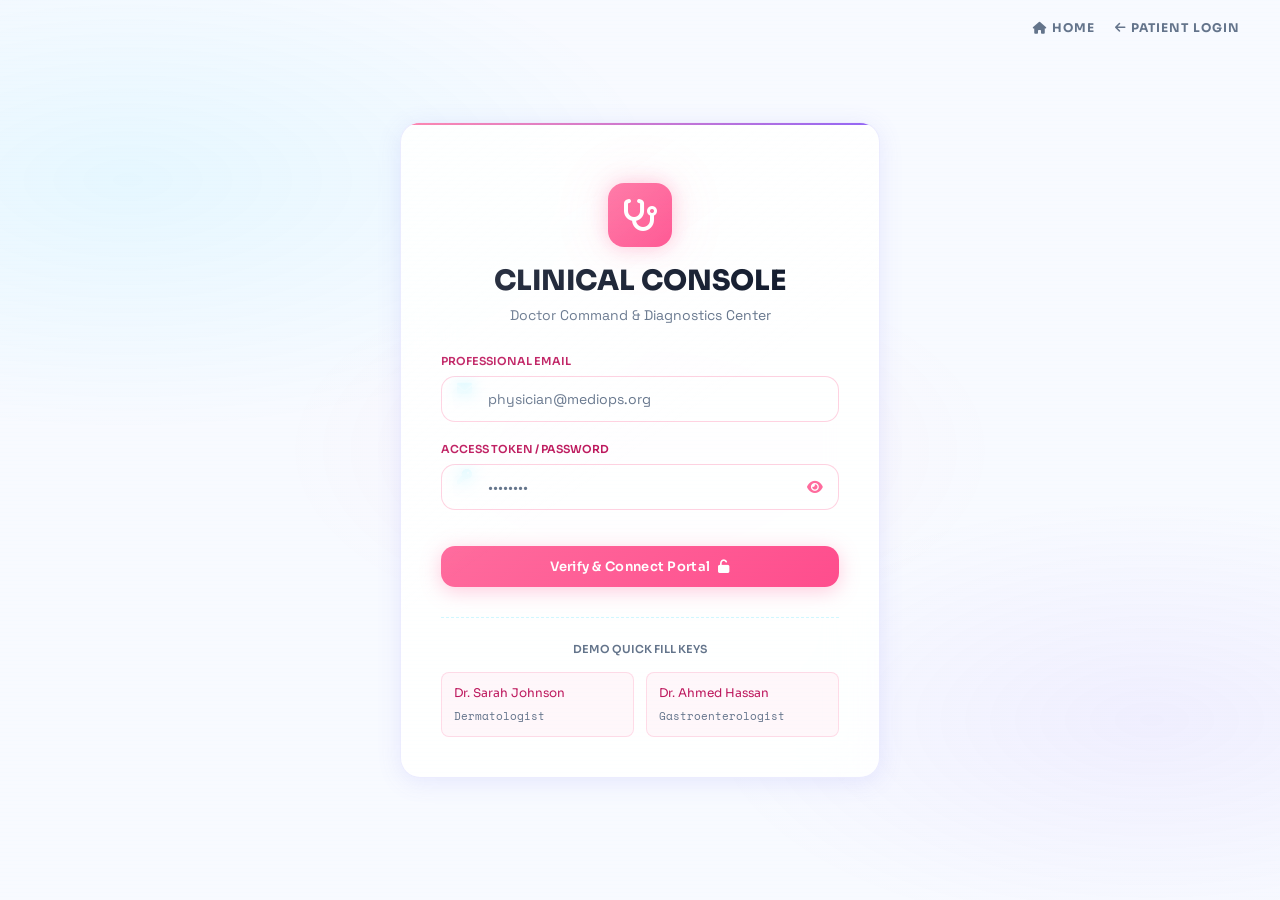
<file: static/doctor-login.html>
<!DOCTYPE html>
<html lang="en">
<head>
    <meta charset="UTF-8">
    <meta name="viewport" content="width=device-width, initial-scale=1.0">
    <meta name="description" content="MediOps Doctor Portal Login">
    <title>MediOps | Doctor Portal</title>
    <link rel="stylesheet" href="/static/mediops.css">
    <link href="https://cdnjs.cloudflare.com/ajax/libs/font-awesome/6.6.0/css/all.min.css" rel="stylesheet">
    <style>
        .portal-layout {
            display: flex;
            min-height: 100vh;
            width: 100%;
            align-items: center;
            justify-content: center;
            background: var(--bg-primary);
            position: relative;
            padding: 20px;
        }
        .login-card {
            width: 100%;
            max-width: 480px;
            padding: 40px;
            position: relative;
            z-index: 10;
        }
        .auth-header {
            text-align: center;
            margin-bottom: 30px;
        }
        .auth-header .logo-icon {
            margin: 0 auto 16px;
            background: var(--grad-coral);
            box-shadow: var(--shadow-coral);
            width: 64px;
            height: 64px;
            font-size: 32px;
            border-radius: 16px;
            display: flex;
            align-items: center;
            justify-content: center;
            color: white;
        }
        .auth-header h2 {
            font-family: var(--font-display);
            font-size: 28px;
            color: var(--text-primary);
            font-weight: 800;
            letter-spacing: 2px;
            text-transform: uppercase;
        }
        .auth-header p {
            color: var(--text-muted);
            margin-top: 8px;
            font-size: 14px;
        }
        .password-toggle { position: relative; }
        .password-toggle-btn {
            position: absolute;
            right: 16px;
            top: 50%;
            transform: translateY(-50%);
            background: none;
            border: none;
            color: var(--c-coral);
            cursor: pointer;
            font-size: 14px;
        }
        .nav-links {
            position: absolute;
            top: 20px;
            right: 40px;
            display: flex;
            gap: 20px;
            z-index: 100;
        }
        .nav-links a {
            color: var(--text-muted);
            text-decoration: none;
            font-family: var(--font-display);
            font-size: 12px;
            font-weight: 700;
            text-transform: uppercase;
            letter-spacing: 1px;
            transition: var(--transition);
        }
        .nav-links a:hover { color: var(--c-cyan); }
        .demo-section {
            margin-top: 30px;
            padding-top: 24px;
            border-top: 1px dashed var(--border-light);
        }
        .demo-card {
            background: rgba(255,107,157,0.05);
            border: 1px solid rgba(255,107,157,0.2);
            border-radius: var(--radius-sm);
            padding: 12px;
            cursor: pointer;
            transition: var(--transition);
            text-align: left;
            width: 100%;
        }
        .demo-card:hover {
            background: rgba(255,107,157,0.1);
            border-color: rgba(255,107,157,0.4);
            transform: translateY(-2px);
        }
    </style>
    <link href="https://fonts.googleapis.com/css2?family=Sora:wght@300;400;500;600;700;800&family=Space+Grotesk:wght@300;400;500;600;700&family=Space+Mono:ital,wght@0,400;0,700;1,400&display=swap" rel="stylesheet">
    <style>
    /* Font override — smooth Sora instead of blocky fonts */
    * { -webkit-font-smoothing: antialiased; -moz-osx-font-smoothing: grayscale; }
    .font-display, .cyber-label, .stat-label, .badge, .btn-neon,
    .logo-text, .section-title, .page-title, .topbar-title, .modal-title,
    .sidebar-user-name, .stat-value, h1, h2, h3, h4 {
        font-family: 'Sora', sans-serif !important;
        letter-spacing: normal !important;
    }
    </style>
</head>
<body>
    <div class="scanline-overlay"></div>
    
    <div class="portal-layout">
        <div class="nav-links">
            <a href="/"><i class="fa-solid fa-home"></i> Home</a>
            <a href="/login"><i class="fa-solid fa-arrow-left"></i> Patient Login</a>
        </div>
        
        <div class="login-card glass-card coral-accent">
            <div class="heartbeat-line" style="position: absolute; top: 0; left: 0; width: 100%; height: 40px; opacity: 0.5;">
                <svg viewBox="0 0 800 60"><path d="M0 30 L300 30 L320 10 L340 50 L360 30 L800 30" stroke="#FF6B9D" /></svg>
            </div>
            
            <div class="auth-header" style="margin-top: 20px;">
                <div class="logo-icon text-white"><i class="fa-solid fa-stethoscope"></i></div>
                <h2>Clinical Console</h2>
                <p>Doctor Command & Diagnostics Center</p>
            </div>

            <div id="statusMessage" class="toast" style="display: none; position: relative; top: 0; right: 0; max-width: 100%; margin-bottom: 20px; animation: none;"></div>

            <form onsubmit="handleDoctorLogin(event)">
                <div class="input-group">
                    <label class="cyber-label text-coral">Professional Email</label>
                    <i class="fa-solid fa-envelope input-icon text-coral"></i>
                    <input type="email" id="doctorEmail" class="cyber-input with-icon" style="border-color: rgba(255,107,157,0.3);" placeholder="physician@mediops.org" required>
                </div>

                <div class="input-group">
                    <label class="cyber-label text-coral">Access Token / Password</label>
                    <i class="fa-solid fa-key input-icon text-coral"></i>
                    <div class="password-toggle">
                        <input type="password" id="doctorPassword" class="cyber-input with-icon" style="border-color: rgba(255,107,157,0.3);" placeholder="••••••••" required>
                        <button type="button" class="password-toggle-btn" onclick="togglePasswordVisibility()">
                            <i id="passwordEye" class="fa-solid fa-eye"></i>
                        </button>
                    </div>
                </div>

                <button type="submit" class="btn-neon btn-neon-coral w-full mt-16" style="justify-content: center;">
                    Verify & Connect Portal <i class="fa-solid fa-unlock"></i>
                </button>
            </form>
            
            <div class="demo-section">
                <p class="cyber-label text-center mb-16">Demo Quick Fill Keys</p>
                <div class="grid" style="display: grid; grid-template-columns: 1fr 1fr; gap: 12px;">
                    <button class="demo-card" onclick="quickFill('dr.sarah@mediops.com', 'password123')">
                        <div class="font-display text-sm text-coral font-bold">Dr. Sarah Johnson</div>
                        <div class="text-xs text-muted font-mono mt-8">Dermatologist</div>
                    </button>
                    <button class="demo-card" onclick="quickFill('dr.ahmed@mediops.com', 'password123')">
                        <div class="font-display text-sm text-coral font-bold">Dr. Ahmed Hassan</div>
                        <div class="text-xs text-muted font-mono mt-8">Gastroenterologist</div>
                    </button>
                </div>
            </div>
        </div>
    </div>

    <script>
        // Floating Stickers JS
        (function() {
          const stickers = ['🩺','🔬','💊','🏥','🧬','🫀','🩻'];
          const container = document.createElement('div');
          container.className = 'med-stickers-container';
          document.body.appendChild(container);
          function createSticker() {
            const s = document.createElement('div');
            s.className = 'med-sticker';
            s.textContent = stickers[Math.floor(Math.random() * stickers.length)];
            s.style.left = Math.random() * 100 + 'vw';
            s.style.fontSize = (24 + Math.random() * 30) + 'px';
            const dur = 15 + Math.random() * 20;
            s.style.animationDuration = dur + 's';
            s.style.animationDelay = Math.random() * 5 + 's';
            container.appendChild(s);
            setTimeout(() => s.remove(), (dur + 5) * 1000);
          }
          for (let i = 0; i < 6; i++) setTimeout(createSticker, i * 1000);
          setInterval(createSticker, 3000);
        })();

        // Particles JS
        (function() {
          const pc = document.createElement('div');
          pc.className = 'particles-container';
          document.body.insertBefore(pc, document.body.firstChild);
          for (let i = 0; i < 20; i++) {
            const p = document.createElement('div');
            p.className = 'particle';
            p.style.left = Math.random() * 100 + 'vw';
            p.style.bottom = '-10px';
            p.style.width = p.style.height = (2 + Math.random() * 4) + 'px';
            p.style.background = Math.random() > 0.5 ? '#FF6B9D' : '#B24BF3';
            p.style.animationDuration = (8 + Math.random() * 15) + 's';
            p.style.animationDelay = Math.random() * 10 + 's';
            pc.appendChild(p);
          }
        })();

        function togglePasswordVisibility() {
            const passwordField = document.getElementById('doctorPassword');
            const eyeIcon = document.getElementById('passwordEye');
            if (passwordField.type === 'password') {
                passwordField.type = 'text';
                eyeIcon.classList.remove('fa-eye');
                eyeIcon.classList.add('fa-eye-slash');
            } else {
                passwordField.type = 'password';
                eyeIcon.classList.remove('fa-eye-slash');
                eyeIcon.classList.add('fa-eye');
            }
        }
        function quickFill(email, password) {
            document.getElementById('doctorEmail').value = email;
            document.getElementById('doctorPassword').value = password;
            showStatus('Demo Credentials Loaded. Ready to connect.', 'success');
        }
        function showStatus(msg, type) {
            const statusDiv = document.getElementById('statusMessage');
            statusDiv.style.display = 'flex';
            statusDiv.className = 'toast';
            if (type === 'error') {
                statusDiv.style.borderColor = '#FF4757';
                statusDiv.style.color = '#FF4757';
                statusDiv.style.background = 'rgba(255,71,87,0.08)';
                statusDiv.style.borderLeft = '4px solid #FF4757';
            } else {
                statusDiv.style.borderColor = '#00D4FF';
                statusDiv.style.color = '#00A8CC';
                statusDiv.style.background = 'rgba(0,212,255,0.08)';
                statusDiv.style.borderLeft = '4px solid #00D4FF';
            }
            statusDiv.innerHTML = (type === 'error' ? '<i class="fa-solid fa-triangle-exclamation mr-8"></i>' : '<i class="fa-solid fa-circle-check mr-8"></i>') + msg;
        }
        async function handleDoctorLogin(event) {
            event.preventDefault();
            const email = document.getElementById('doctorEmail').value;
            const password = document.getElementById('doctorPassword').value;
            showStatus('⏳ Verification in progress... Connecting to MediOps Mainframe.', 'success');
            try {
                const response = await fetch('/api/auth/login', {
                    method: 'POST',
                    headers: { 'Content-Type': 'application/json' },
                    body: JSON.stringify({ email, password, role: 'doctor' })
                });
                const data = await response.json();
                if (data.success) {
                    showStatus('✓ Secure link established! Transferring to Doctor Dashboard.', 'success');
                    const userId = data.token.split('_')[1] || '1';
                    localStorage.setItem('user_token', data.token);
                    localStorage.setItem('userId', userId);
                    localStorage.setItem('doctorId', userId);
                    if (data.user) {
                        localStorage.setItem('userName', data.user.full_name || 'Doctor');
                        localStorage.setItem('userEmail', data.user.email || '');
                    }
                    setTimeout(() => { window.location.href = '/doctor-dashboard'; }, 1500);
                } else {
                    showStatus(data.message || 'Verification failed. Credentials rejected.', 'error');
                }
            } catch (error) {
                showStatus('Connection failed: ' + error.message, 'error');
            }
        }
    </script>
    <script src="/static/cyber-inject.js"></script>
</body>
</html>
</file>
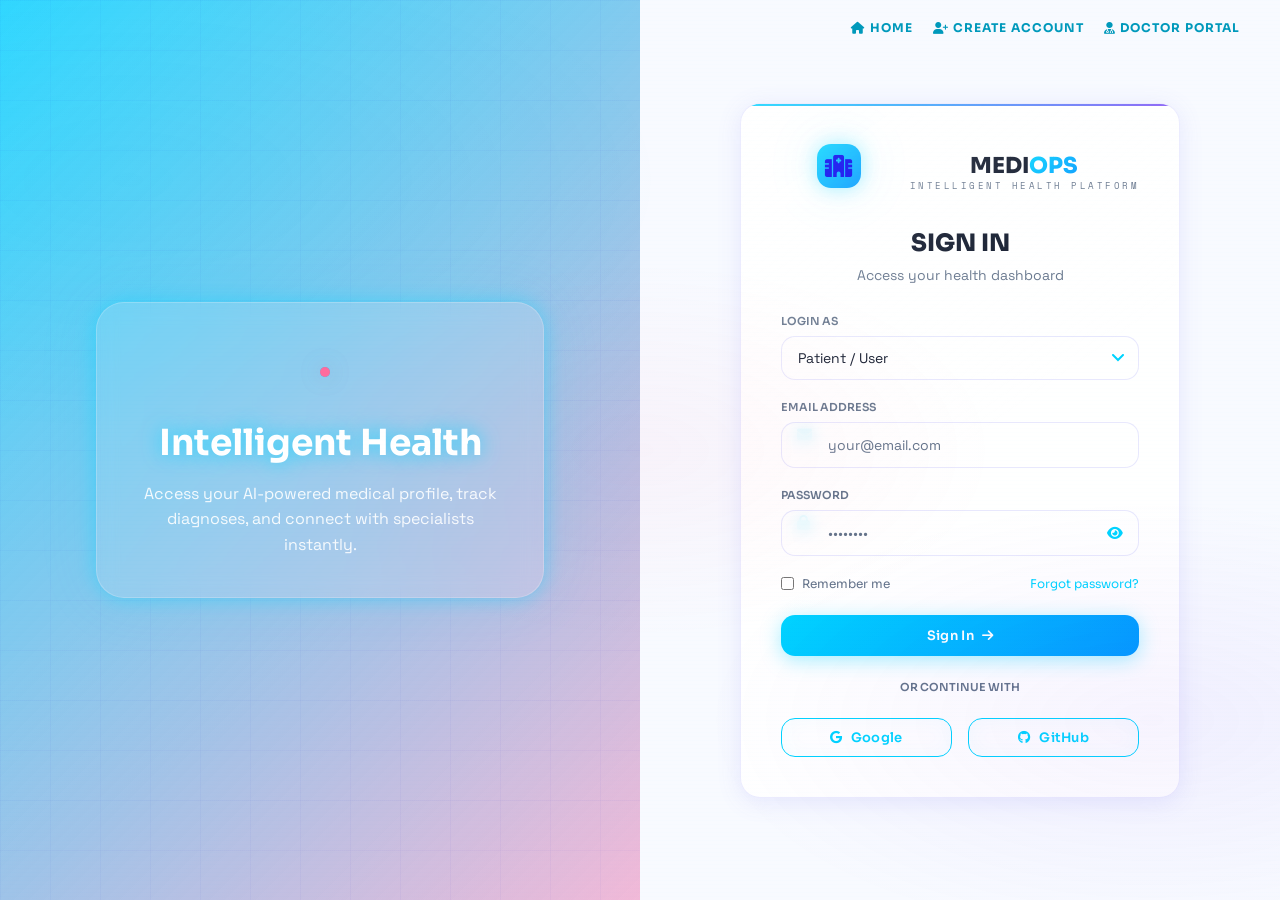
<file: static/login.html>
<!DOCTYPE html>
<html lang="en">
<head>
    <meta charset="UTF-8">
    <meta name="viewport" content="width=device-width, initial-scale=1.0">
    <meta name="description" content="MediOps Patient Login">
    <title>MediOps | Patient Login</title>
    <link rel="stylesheet" href="/static/mediops.css">
    <link href="https://cdnjs.cloudflare.com/ajax/libs/font-awesome/6.6.0/css/all.min.css" rel="stylesheet">
    <style>
        .split-layout {
            display: flex;
            min-height: 100vh;
            width: 100%;
        }
        .panel-left {
            flex: 1;
            position: relative;
            background: url('https://images.unsplash.com/photo-1576091160399-112ba8d25d1d?w=800') center/cover no-repeat;
            display: flex;
            flex-direction: column;
            justify-content: center;
            align-items: center;
            padding: 40px;
            overflow: hidden;
        }
        .panel-left::before {
            content: '';
            position: absolute;
            inset: 0;
            background: linear-gradient(135deg, rgba(0, 212, 255, 0.8), rgba(255, 107, 157, 0.4));
            mix-blend-mode: multiply;
        }
        .panel-right {
            flex: 1;
            display: flex;
            align-items: center;
            justify-content: center;
            padding: 40px;
            background: var(--bg-primary);
            position: relative;
        }
        .login-card {
            width: 100%;
            max-width: 440px;
            padding: 40px;
        }
        .auth-header {
            text-align: center;
            margin-bottom: 30px;
        }
        .auth-header .logo-icon {
            margin: 0 auto 16px;
        }
        .auth-header h2 {
            font-family: var(--font-display);
            font-size: 24px;
            color: var(--text-primary);
            font-weight: 800;
            letter-spacing: 1px;
            text-transform: uppercase;
        }
        .auth-header p {
            color: var(--text-muted);
            margin-top: 8px;
            font-size: 14px;
        }
        .password-toggle { position: relative; }
        .password-toggle-btn {
            position: absolute;
            right: 16px;
            top: 50%;
            transform: translateY(-50%);
            background: none;
            border: none;
            color: var(--c-cyan);
            cursor: pointer;
            font-size: 14px;
        }
        .social-buttons {
            display: grid;
            grid-template-columns: 1fr 1fr;
            gap: 16px;
            margin-top: 24px;
        }
        .hologram-content {
            position: relative;
            z-index: 10;
            color: white;
            text-align: center;
            max-width: 80%;
            background: rgba(255, 255, 255, 0.1);
            backdrop-filter: blur(10px);
            padding: 40px;
            border-radius: var(--radius-xl);
            border: 1px solid rgba(255, 255, 255, 0.2);
            box-shadow: var(--shadow-neon);
        }
        .hologram-content h1 {
            font-family: var(--font-display);
            font-size: 36px;
            margin-bottom: 16px;
            text-shadow: 0 0 20px rgba(0, 212, 255, 0.8);
        }
        .hologram-content p {
            font-size: 16px;
            opacity: 0.9;
            line-height: 1.6;
        }
        .nav-links {
            position: absolute;
            top: 20px;
            right: 40px;
            display: flex;
            gap: 20px;
            z-index: 100;
        }
        .nav-links a {
            color: var(--c-cyan-dark);
            text-decoration: none;
            font-family: var(--font-display);
            font-size: 12px;
            font-weight: 700;
            text-transform: uppercase;
            letter-spacing: 1px;
            transition: var(--transition);
        }
        .nav-links a:hover { color: var(--c-cyan); text-shadow: 0 0 10px rgba(0,212,255,0.5); }
        
        @media (max-width: 768px) {
            .split-layout { flex-direction: column; }
            .panel-left { display: none; }
            .nav-links { position: relative; top: 0; right: 0; justify-content: center; margin-bottom: 20px; }
        }
    </style>
    <link href="https://fonts.googleapis.com/css2?family=Sora:wght@300;400;500;600;700;800&family=Space+Grotesk:wght@300;400;500;600;700&family=Space+Mono:ital,wght@0,400;0,700;1,400&display=swap" rel="stylesheet">
    <style>
    /* Font override — smooth Sora instead of blocky fonts */
    * { -webkit-font-smoothing: antialiased; -moz-osx-font-smoothing: grayscale; }
    .font-display, .cyber-label, .stat-label, .badge, .btn-neon,
    .logo-text, .section-title, .page-title, .topbar-title, .modal-title,
    .sidebar-user-name, .stat-value, h1, h2, h3, h4 {
        font-family: 'Sora', sans-serif !important;
        letter-spacing: normal !important;
    }
    </style>
</head>
<body>
    <div class="scanline-overlay"></div>
    
    <div class="split-layout">
        <!-- Left Panel: Hologram -->
        <div class="panel-left">
            <div class="heartbeat-line" style="position: absolute; top: 20%; width: 80%;">
                <svg viewBox="0 0 800 60"><path d="M0 30 L300 30 L320 10 L340 50 L360 30 L800 30" /></svg>
            </div>
            
            <div class="hologram-content">
                <div class="dna-spinner mb-24"></div>
                <h1>Intelligent Health</h1>
                <p>Access your AI-powered medical profile, track diagnoses, and connect with specialists instantly.</p>
            </div>
            
            <div class="heartbeat-line" style="position: absolute; bottom: 20%; width: 80%;">
                <svg viewBox="0 0 800 60"><path d="M0 30 L400 30 L420 10 L440 50 L460 30 L800 30" /></svg>
            </div>
        </div>

        <!-- Right Panel: Login Form -->
        <div class="panel-right">
            <div class="nav-links">
                <a href="/"><i class="fa-solid fa-home"></i> Home</a>
                <a href="/signup"><i class="fa-solid fa-user-plus"></i> Create Account</a>
                <a href="/doctor/login" class="text-coral"><i class="fa-solid fa-user-md"></i> Doctor Portal</a>
            </div>

            <div class="login-card glass-card">
                <div class="auth-header">
                    <a href="/" class="mediops-logo" style="justify-content: center;">
                        <div class="logo-icon"><i class="fa-solid fa-hospital"></i></div>
                        <div>
                            <div class="logo-text">MEDI<span>OPS</span></div>
                            <div class="logo-sub">Intelligent Health Platform</div>
                        </div>
                    </a>
                    <h2 class="mt-24">Sign In</h2>
                    <p>Access your health dashboard</p>
                </div>

                <div id="loginStatus" class="toast" style="display: none; position: relative; top: 0; right: 0; max-width: 100%; margin-bottom: 20px; animation: none;"></div>

                <form onsubmit="handleLogin(event)">
                    <div class="input-group">
                        <label class="cyber-label">Login As</label>
                        <select id="loginRole" class="cyber-select" required>
                            <option value="patient">Patient / User</option>
                            <option value="doctor">Medical Doctor</option>
                            <option value="admin">System Administrator</option>
                        </select>
                    </div>

                    <div class="input-group">
                        <label class="cyber-label">Email Address</label>
                        <i class="fa-solid fa-envelope input-icon"></i>
                        <input type="email" id="loginEmail" class="cyber-input with-icon" placeholder="your@email.com" required>
                    </div>

                    <div class="input-group">
                        <label class="cyber-label">Password</label>
                        <i class="fa-solid fa-lock input-icon"></i>
                        <div class="password-toggle">
                            <input type="password" id="loginPassword" class="cyber-input with-icon" placeholder="••••••••" required>
                            <button type="button" class="password-toggle-btn" onclick="togglePassword('loginPassword')">
                                <i class="fa-solid fa-eye"></i>
                            </button>
                        </div>
                    </div>

                    <div class="flex justify-between items-center mb-24 text-sm font-display text-muted">
                        <label class="flex items-center gap-8 cursor-pointer">
                            <input type="checkbox" style="accent-color: var(--c-cyan);"> Remember me
                        </label>
                        <a href="#forgot" style="color: var(--c-cyan); text-decoration: none;">Forgot password?</a>
                    </div>

                    <button type="submit" class="btn-neon btn-neon-cyan w-full" style="justify-content: center;">
                        Sign In <i class="fa-solid fa-arrow-right"></i>
                    </button>

                    <div class="mt-24 text-center">
                        <p class="cyber-label">Or continue with</p>
                        <div class="social-buttons">
                            <button type="button" class="btn-neon btn-neon-ghost" onclick="loginWith('google')" style="justify-content: center; padding: 10px;">
                                <i class="fa-brands fa-google"></i> Google
                            </button>
                            <button type="button" class="btn-neon btn-neon-ghost" onclick="loginWith('github')" style="justify-content: center; padding: 10px;">
                                <i class="fa-brands fa-github"></i> GitHub
                            </button>
                        </div>
                    </div>
                </form>
            </div>
        </div>
    </div>

    <script>
        // Floating Stickers JS
        (function() {
          const stickers = ['💊','🏥','🚑','🩺','🔬','💉','🧬','🫀','🩻','❤️','🌡️','🧪','💆','🏋️','⚕️'];
          const container = document.createElement('div');
          container.className = 'med-stickers-container';
          document.body.appendChild(container);
          function createSticker() {
            const s = document.createElement('div');
            s.className = 'med-sticker';
            s.textContent = stickers[Math.floor(Math.random() * stickers.length)];
            s.style.left = Math.random() * 100 + 'vw';
            s.style.fontSize = (20 + Math.random() * 24) + 'px';
            const dur = 12 + Math.random() * 20;
            s.style.animationDuration = dur + 's';
            s.style.animationDelay = Math.random() * 5 + 's';
            container.appendChild(s);
            setTimeout(() => s.remove(), (dur + 5) * 1000);
          }
          for (let i = 0; i < 8; i++) setTimeout(createSticker, i * 800);
          setInterval(createSticker, 2500);
        })();

        // Particles JS
        (function() {
          const pc = document.createElement('div');
          pc.className = 'particles-container';
          document.body.insertBefore(pc, document.body.firstChild);
          for (let i = 0; i < 20; i++) {
            const p = document.createElement('div');
            p.className = 'particle';
            p.style.left = Math.random() * 100 + 'vw';
            p.style.bottom = '-10px';
            p.style.width = p.style.height = (2 + Math.random() * 4) + 'px';
            p.style.background = Math.random() > 0.5 ? '#00D4FF' : '#FF6B9D';
            p.style.animationDuration = (8 + Math.random() * 15) + 's';
            p.style.animationDelay = Math.random() * 10 + 's';
            pc.appendChild(p);
          }
        })();

        function togglePassword(fieldId) {
            const field = document.getElementById(fieldId);
            const isPassword = field.type === 'password';
            field.type = isPassword ? 'text' : 'password';
        }
        function handleLogin(event) {
            event.preventDefault();
            const email = document.getElementById('loginEmail').value;
            const password = document.getElementById('loginPassword').value;
            const role = document.getElementById('loginRole').value;
            const statusDiv = document.getElementById('loginStatus');
            statusDiv.style.display = 'flex';
            statusDiv.className = 'toast info';
            statusDiv.innerHTML = '<i class="fa-solid fa-spinner fa-spin"></i> ⏳ Logging in...';
            fetch('/api/auth/login', {
                method: 'POST',
                headers: {'Content-Type': 'application/json'},
                body: JSON.stringify({email, password, role}),
            })
            .then(r => r.json())
            .then(data => {
                if (data.success) {
                    statusDiv.className = 'toast success';
                    statusDiv.innerHTML = '<i class="fa-solid fa-check-circle"></i> ✓ Login successful! Redirecting...';
                    const userId = data.token.split('_')[1] || '1';
                    localStorage.setItem('user_token', data.token);
                    localStorage.setItem('userId', userId);
                    if (role === 'doctor') localStorage.setItem('doctorId', userId);
                    else if (role === 'patient') localStorage.setItem('patientId', userId);
                    if (data.user) {
                        localStorage.setItem('userName', data.user.full_name || 'Patient');
                        localStorage.setItem('userEmail', data.user.email || '');
                    }
                    setTimeout(() => {
                        if (role === 'doctor') window.location.href = '/doctor-dashboard';
                        else if (role === 'admin') window.location.href = '/admin';
                        else window.location.href = '/dashboard';
                    }, 1500);
                } else {
                    statusDiv.className = 'toast error';
                    statusDiv.innerHTML = '<i class="fa-solid fa-circle-xmark"></i> ✗ ' + (data.message || 'Login failed.');
                }
            })
            .catch(error => {
                statusDiv.className = 'toast error';
                statusDiv.innerHTML = '<i class="fa-solid fa-circle-xmark"></i> ✗ Error: ' + error.message;
            });
        }
        function loginWith(provider) { alert(`Logging in with ${provider}...`); }
    </script>
    <script src="/static/cyber-inject.js"></script>
</body>
</html>
</file>
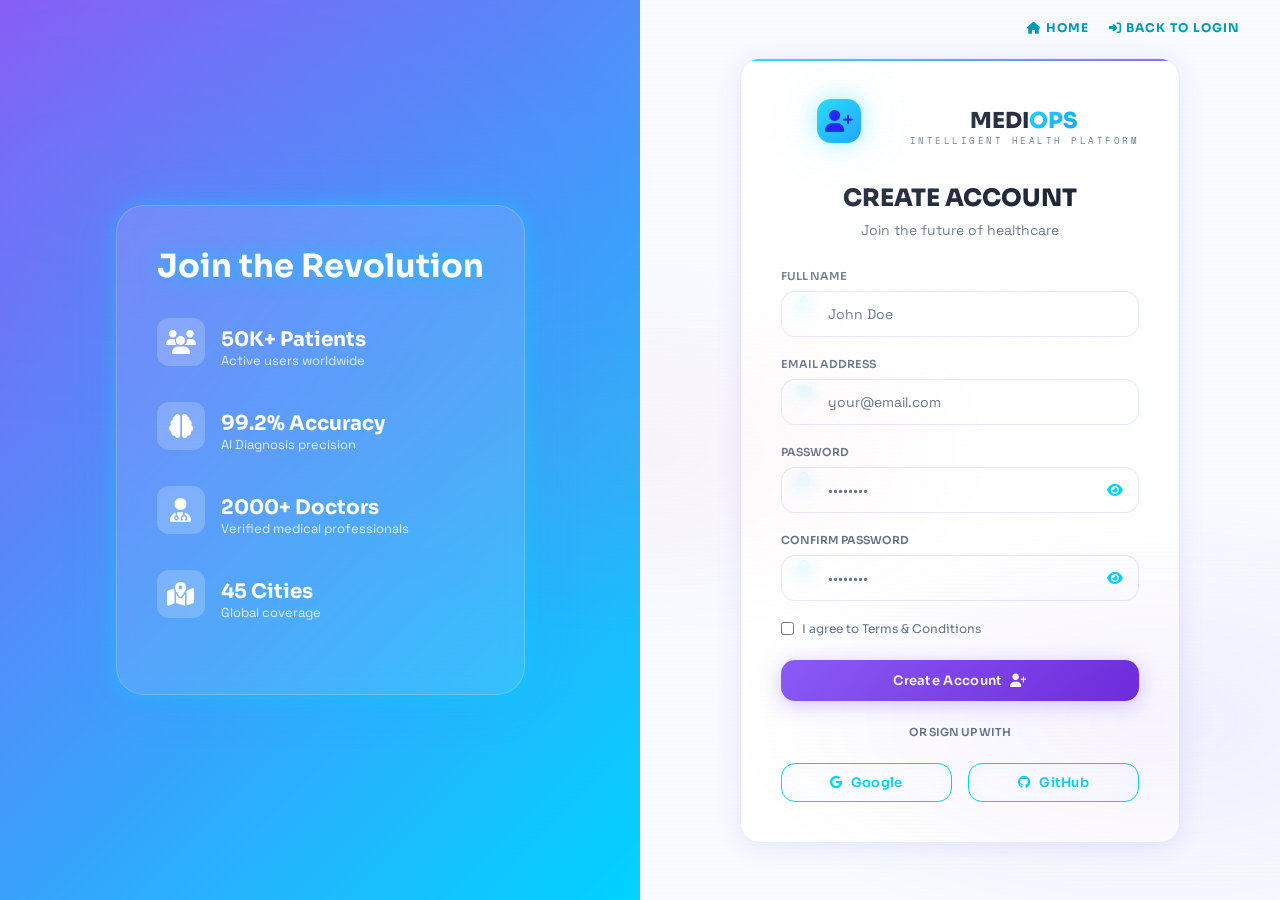
<file: static/signup.html>
<!DOCTYPE html>
<html lang="en">
<head>
    <meta charset="UTF-8">
    <meta name="viewport" content="width=device-width, initial-scale=1.0">
    <meta name="description" content="MediOps Create Account">
    <title>MediOps | Create Account</title>
    <link rel="stylesheet" href="/static/mediops.css">
    <link href="https://cdnjs.cloudflare.com/ajax/libs/font-awesome/6.6.0/css/all.min.css" rel="stylesheet">
    <style>
        .split-layout {
            display: flex;
            min-height: 100vh;
            width: 100%;
        }
        .panel-left {
            flex: 1;
            position: relative;
            background: linear-gradient(135deg, var(--c-purple), var(--c-cyan));
            display: flex;
            flex-direction: column;
            justify-content: center;
            align-items: center;
            padding: 40px;
            overflow: hidden;
        }
        .panel-right {
            flex: 1;
            display: flex;
            align-items: center;
            justify-content: center;
            padding: 40px;
            background: var(--bg-primary);
            position: relative;
        }
        .login-card {
            width: 100%;
            max-width: 440px;
            padding: 40px;
        }
        .auth-header {
            text-align: center;
            margin-bottom: 30px;
        }
        .auth-header .logo-icon {
            margin: 0 auto 16px;
        }
        .auth-header h2 {
            font-family: var(--font-display);
            font-size: 24px;
            color: var(--text-primary);
            font-weight: 800;
            letter-spacing: 1px;
            text-transform: uppercase;
        }
        .auth-header p {
            color: var(--text-muted);
            margin-top: 8px;
            font-size: 14px;
        }
        .password-toggle { position: relative; }
        .password-toggle-btn {
            position: absolute;
            right: 16px;
            top: 50%;
            transform: translateY(-50%);
            background: none;
            border: none;
            color: var(--c-cyan);
            cursor: pointer;
            font-size: 14px;
        }
        .social-buttons {
            display: grid;
            grid-template-columns: 1fr 1fr;
            gap: 16px;
            margin-top: 24px;
        }
        .stats-panel {
            position: relative;
            z-index: 10;
            color: white;
            text-align: center;
            max-width: 90%;
            background: rgba(255, 255, 255, 0.1);
            backdrop-filter: blur(10px);
            padding: 40px;
            border-radius: var(--radius-xl);
            border: 1px solid rgba(255, 255, 255, 0.2);
            box-shadow: var(--shadow-neon);
        }
        .stats-panel h1 {
            font-family: var(--font-display);
            font-size: 32px;
            margin-bottom: 32px;
            text-shadow: 0 0 20px rgba(0, 212, 255, 0.8);
        }
        .stat-item {
            display: flex;
            align-items: center;
            gap: 16px;
            margin-bottom: 24px;
            text-align: left;
        }
        .stat-icon {
            width: 48px;
            height: 48px;
            background: rgba(255,255,255,0.2);
            border-radius: 12px;
            display: flex;
            align-items: center;
            justify-content: center;
            font-size: 24px;
        }
        .stat-text h3 {
            font-family: var(--font-display);
            font-size: 20px;
            margin: 0;
        }
        .stat-text p {
            font-size: 13px;
            opacity: 0.8;
            margin: 0;
        }
        .nav-links {
            position: absolute;
            top: 20px;
            right: 40px;
            display: flex;
            gap: 20px;
            z-index: 100;
        }
        .nav-links a {
            color: var(--c-cyan-dark);
            text-decoration: none;
            font-family: var(--font-display);
            font-size: 12px;
            font-weight: 700;
            text-transform: uppercase;
            letter-spacing: 1px;
            transition: var(--transition);
        }
        .nav-links a:hover { color: var(--c-cyan); text-shadow: 0 0 10px rgba(0,212,255,0.5); }
        
        @media (max-width: 768px) {
            .split-layout { flex-direction: column; }
            .panel-left { display: none; }
            .nav-links { position: relative; top: 0; right: 0; justify-content: center; margin-bottom: 20px; }
        }
    </style>
    <link href="https://fonts.googleapis.com/css2?family=Sora:wght@300;400;500;600;700;800&family=Space+Grotesk:wght@300;400;500;600;700&family=Space+Mono:ital,wght@0,400;0,700;1,400&display=swap" rel="stylesheet">
    <style>
    /* Font override — smooth Sora instead of blocky fonts */
    * { -webkit-font-smoothing: antialiased; -moz-osx-font-smoothing: grayscale; }
    .font-display, .cyber-label, .stat-label, .badge, .btn-neon,
    .logo-text, .section-title, .page-title, .topbar-title, .modal-title,
    .sidebar-user-name, .stat-value, h1, h2, h3, h4 {
        font-family: 'Sora', sans-serif !important;
        letter-spacing: normal !important;
    }
    </style>
</head>
<body>
    <div class="scanline-overlay"></div>
    
    <div class="split-layout">
        <!-- Left Panel: Stats -->
        <div class="panel-left">
            <div class="stats-panel">
                <h1>Join the Revolution</h1>
                
                <div class="stat-item">
                    <div class="stat-icon"><i class="fa-solid fa-users"></i></div>
                    <div class="stat-text">
                        <h3>50K+ Patients</h3>
                        <p>Active users worldwide</p>
                    </div>
                </div>
                
                <div class="stat-item">
                    <div class="stat-icon"><i class="fa-solid fa-brain"></i></div>
                    <div class="stat-text">
                        <h3>99.2% Accuracy</h3>
                        <p>AI Diagnosis precision</p>
                    </div>
                </div>
                
                <div class="stat-item">
                    <div class="stat-icon"><i class="fa-solid fa-user-doctor"></i></div>
                    <div class="stat-text">
                        <h3>2000+ Doctors</h3>
                        <p>Verified medical professionals</p>
                    </div>
                </div>
                
                <div class="stat-item">
                    <div class="stat-icon"><i class="fa-solid fa-map-location-dot"></i></div>
                    <div class="stat-text">
                        <h3>45 Cities</h3>
                        <p>Global coverage</p>
                    </div>
                </div>
            </div>
        </div>

        <!-- Right Panel: Signup Form -->
        <div class="panel-right">
            <div class="nav-links">
                <a href="/"><i class="fa-solid fa-home"></i> Home</a>
                <a href="/login"><i class="fa-solid fa-sign-in-alt"></i> Back to Login</a>
            </div>

            <div class="login-card glass-card">
                <div class="auth-header">
                    <a href="/" class="mediops-logo" style="justify-content: center;">
                        <div class="logo-icon"><i class="fa-solid fa-user-plus"></i></div>
                        <div>
                            <div class="logo-text">MEDI<span>OPS</span></div>
                            <div class="logo-sub">Intelligent Health Platform</div>
                        </div>
                    </a>
                    <h2 class="mt-24">Create Account</h2>
                    <p>Join the future of healthcare</p>
                </div>

                <div id="signupStatus" class="toast" style="display: none; position: relative; top: 0; right: 0; max-width: 100%; margin-bottom: 20px; animation: none;"></div>

                <form onsubmit="handleSignup(event)">
                    <div class="input-group">
                        <label class="cyber-label">Full Name</label>
                        <i class="fa-solid fa-user input-icon"></i>
                        <input type="text" id="signupName" class="cyber-input with-icon" placeholder="John Doe" required>
                    </div>

                    <div class="input-group">
                        <label class="cyber-label">Email Address</label>
                        <i class="fa-solid fa-envelope input-icon"></i>
                        <input type="email" id="signupEmail" class="cyber-input with-icon" placeholder="your@email.com" required>
                    </div>

                    <div class="input-group">
                        <label class="cyber-label">Password</label>
                        <i class="fa-solid fa-lock input-icon"></i>
                        <div class="password-toggle">
                            <input type="password" id="signupPassword" class="cyber-input with-icon" placeholder="••••••••" required>
                            <button type="button" class="password-toggle-btn" onclick="togglePassword('signupPassword')">
                                <i class="fa-solid fa-eye"></i>
                            </button>
                        </div>
                    </div>
                    
                    <div class="input-group">
                        <label class="cyber-label">Confirm Password</label>
                        <i class="fa-solid fa-lock input-icon"></i>
                        <div class="password-toggle">
                            <input type="password" id="signupConfirmPassword" class="cyber-input with-icon" placeholder="••••••••" required>
                            <button type="button" class="password-toggle-btn" onclick="togglePassword('signupConfirmPassword')">
                                <i class="fa-solid fa-eye"></i>
                            </button>
                        </div>
                    </div>

                    <div class="flex items-center mb-24 text-sm font-display text-muted">
                        <label class="flex items-center gap-8 cursor-pointer">
                            <input type="checkbox" required style="accent-color: var(--c-cyan);"> I agree to Terms & Conditions
                        </label>
                    </div>

                    <button type="submit" class="btn-neon btn-neon-purple w-full" style="justify-content: center;">
                        Create Account <i class="fa-solid fa-user-plus"></i>
                    </button>

                    <div class="mt-24 text-center">
                        <p class="cyber-label">Or sign up with</p>
                        <div class="social-buttons">
                            <button type="button" class="btn-neon btn-neon-ghost" onclick="signupWith('google')" style="justify-content: center; padding: 10px;">
                                <i class="fa-brands fa-google"></i> Google
                            </button>
                            <button type="button" class="btn-neon btn-neon-ghost" onclick="signupWith('github')" style="justify-content: center; padding: 10px;">
                                <i class="fa-brands fa-github"></i> GitHub
                            </button>
                        </div>
                    </div>
                </form>
            </div>
        </div>
    </div>

    <script>
        // Floating Stickers JS
        (function() {
          const stickers = ['💊','🏥','🚑','🩺','🔬','💉','🧬','🫀','🩻','❤️','🌡️','🧪','💆','🏋️','⚕️'];
          const container = document.createElement('div');
          container.className = 'med-stickers-container';
          document.body.appendChild(container);
          function createSticker() {
            const s = document.createElement('div');
            s.className = 'med-sticker';
            s.textContent = stickers[Math.floor(Math.random() * stickers.length)];
            s.style.left = Math.random() * 100 + 'vw';
            s.style.fontSize = (20 + Math.random() * 24) + 'px';
            const dur = 12 + Math.random() * 20;
            s.style.animationDuration = dur + 's';
            s.style.animationDelay = Math.random() * 5 + 's';
            container.appendChild(s);
            setTimeout(() => s.remove(), (dur + 5) * 1000);
          }
          for (let i = 0; i < 8; i++) setTimeout(createSticker, i * 800);
          setInterval(createSticker, 2500);
        })();

        // Particles JS
        (function() {
          const pc = document.createElement('div');
          pc.className = 'particles-container';
          document.body.insertBefore(pc, document.body.firstChild);
          for (let i = 0; i < 20; i++) {
            const p = document.createElement('div');
            p.className = 'particle';
            p.style.left = Math.random() * 100 + 'vw';
            p.style.bottom = '-10px';
            p.style.width = p.style.height = (2 + Math.random() * 4) + 'px';
            p.style.background = Math.random() > 0.5 ? '#00D4FF' : '#FF6B9D';
            p.style.animationDuration = (8 + Math.random() * 15) + 's';
            p.style.animationDelay = Math.random() * 10 + 's';
            pc.appendChild(p);
          }
        })();

        function togglePassword(fieldId) {
            const field = document.getElementById(fieldId);
            const isPassword = field.type === 'password';
            field.type = isPassword ? 'text' : 'password';
        }
        function handleSignup(event) {
            event.preventDefault();
            const name = document.getElementById('signupName').value;
            const email = document.getElementById('signupEmail').value;
            const password = document.getElementById('signupPassword').value;
            const confirmPassword = document.getElementById('signupConfirmPassword').value;
            const statusDiv = document.getElementById('signupStatus');
            statusDiv.style.display = 'flex';
            
            if (password !== confirmPassword) {
                statusDiv.className = 'toast error';
                statusDiv.innerHTML = '<i class="fa-solid fa-circle-xmark"></i> ✗ Passwords do not match';
                return;
            }
            if (password.length < 6) {
                statusDiv.className = 'toast error';
                statusDiv.innerHTML = '<i class="fa-solid fa-circle-xmark"></i> ✗ Password must be at least 6 characters';
                return;
            }
            
            statusDiv.className = 'toast info';
            statusDiv.innerHTML = '<i class="fa-solid fa-spinner fa-spin"></i> ⏳ Creating account...';
            fetch('/api/auth/signup', {
                method: 'POST',
                headers: {'Content-Type': 'application/json'},
                body: JSON.stringify({full_name: name, email, password}),
            })
            .then(r => r.json())
            .then(data => {
                if (data.success) {
                    statusDiv.className = 'toast success';
                    statusDiv.innerHTML = '<i class="fa-solid fa-check-circle"></i> ✓ Account created! Redirecting to login...';
                    setTimeout(() => { window.location.href = '/login'; }, 1500);
                } else {
                    statusDiv.className = 'toast error';
                    statusDiv.innerHTML = '<i class="fa-solid fa-circle-xmark"></i> ✗ ' + (data.message || 'Signup failed.');
                }
            })
            .catch(error => {
                statusDiv.className = 'toast error';
                statusDiv.innerHTML = '<i class="fa-solid fa-circle-xmark"></i> ✗ Error: ' + error.message;
            });
        }
        function signupWith(provider) { alert(`Signing up with ${provider}...`); }
    </script>
    <script src="/static/cyber-inject.js"></script>
</body>
</html>
</file>
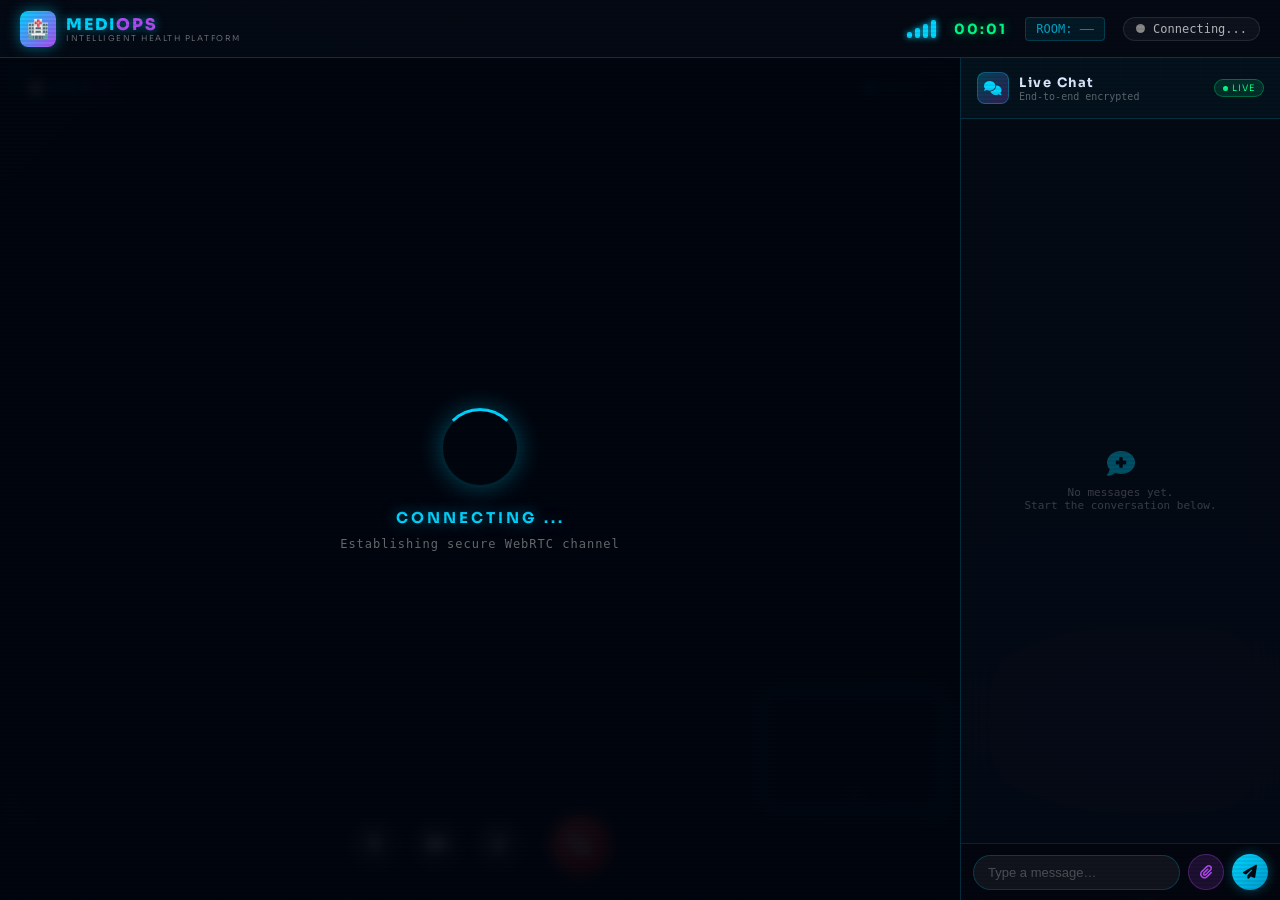
<file: static/video-room.html>
<!DOCTYPE html>
<html lang="en">
<head>
  <meta charset="UTF-8" />
  <meta name="viewport" content="width=device-width, initial-scale=1.0" />
  <title>MediOps | Live Consultation Session</title>
  <link rel="stylesheet" href="/static/mediops.css" />
  <link href="https://cdnjs.cloudflare.com/ajax/libs/font-awesome/6.6.0/css/all.min.css" rel="stylesheet" />
  <style>
    /* ─── RESET & BASE ─────────────────────────────────────────── */
    *, *::before, *::after { box-sizing: border-box; margin: 0; padding: 0; }

    html, body {
      width: 100%; height: 100%; overflow: hidden;
      background: #050a12;
      font-family: 'Exo 2', sans-serif;
      color: #e0eaff;
    }

    /* Override mediops.css light body/grid for dark video room */
    body::before { display: none !important; }

    /* ─── DARK GRID BACKGROUND ─────────────────────────────────── */
    .dark-grid-bg {
      position: fixed; inset: 0; z-index: 0;
      background:
        linear-gradient(rgba(0,212,255,0.04) 1px, transparent 1px),
        linear-gradient(90deg, rgba(0,212,255,0.04) 1px, transparent 1px);
      background-size: 40px 40px;
      animation: gridPulse 8s ease-in-out infinite;
    }
    @keyframes gridPulse {
      0%,100% { opacity: 0.6; }
      50%      { opacity: 1; }
    }

    /* ─── SCANLINE OVERLAY ─────────────────────────────────────── */
    .scanline-overlay {
      position: fixed; inset: 0; z-index: 9999; pointer-events: none;
      background: repeating-linear-gradient(
        0deg,
        transparent,
        transparent 2px,
        rgba(0,0,0,0.07) 2px,
        rgba(0,0,0,0.07) 4px
      );
      animation: scanMove 6s linear infinite;
    }
    @keyframes scanMove {
      0%   { background-position: 0 0; }
      100% { background-position: 0 100vh; }
    }

    /* ─── LAYOUT SHELL ─────────────────────────────────────────── */
    .vr-shell {
      position: relative; z-index: 1;
      display: flex; flex-direction: column;
      width: 100vw; height: 100vh;
    }

    /* ─── TOP BAR ──────────────────────────────────────────────── */
    .vr-topbar {
      display: flex; align-items: center; justify-content: space-between;
      padding: 0 20px;
      height: 58px; flex-shrink: 0;
      background: rgba(5,10,20,0.85);
      border-bottom: 1px solid rgba(0,212,255,0.25);
      backdrop-filter: blur(16px);
      position: relative; z-index: 100;
    }

    .vr-logo {
      display: flex; align-items: center; gap: 10px; text-decoration: none;
    }
    .vr-logo-icon {
      width: 36px; height: 36px; border-radius: 8px;
      background: linear-gradient(135deg, #00D4FF, #B24BF3);
      display: flex; align-items: center; justify-content: center;
      font-size: 18px;
      box-shadow: 0 0 14px rgba(0,212,255,0.5);
    }
    .vr-logo-text {
      font-family: 'Sora', sans-serif;
      font-size: 16px; font-weight: 800; letter-spacing: 2px;
      color: #00D4FF;
      text-shadow: 0 0 10px rgba(0,212,255,0.6);
    }
    .vr-logo-text span { color: #B24BF3; }
    .vr-logo-sub {
      font-size: 8px; letter-spacing: 1.5px; color: rgba(255,255,255,0.4);
      font-family: 'Sora', sans-serif; display: block; margin-top: -2px;
    }

    /* ─── HEARTBEAT LINE ───────────────────────────────────────── */
    .heartbeat-wrap {
      flex: 1; display: flex; align-items: center;
      padding: 0 28px; max-width: 360px;
    }
    .heartbeat-svg { width: 100%; height: 32px; overflow: visible; }
    .heartbeat-path {
      fill: none; stroke: #00D4FF; stroke-width: 2;
      filter: drop-shadow(0 0 4px #00D4FF);
      stroke-dasharray: 600;
      stroke-dashoffset: 600;
      animation: heartDraw 2s linear infinite;
    }
    @keyframes heartDraw {
      0%   { stroke-dashoffset: 600; opacity: 1; }
      80%  { stroke-dashoffset: 0;   opacity: 1; }
      100% { stroke-dashoffset: 0;   opacity: 0; }
    }

    /* ─── ROOM INFO ────────────────────────────────────────────── */
    .vr-room-info {
      display: flex; align-items: center; gap: 18px;
    }
    .vr-room-id {
      font-family: 'Share Tech Mono', monospace;
      font-size: 12px; color: rgba(0,212,255,0.75);
      background: rgba(0,212,255,0.08);
      border: 1px solid rgba(0,212,255,0.2);
      padding: 4px 10px; border-radius: 4px;
    }

    /* ─── CONNECTION STATUS ────────────────────────────────────── */
    .connection-badge {
      display: flex; align-items: center; gap: 8px;
      background: rgba(255,255,255,0.04);
      border: 1px solid rgba(255,255,255,0.1);
      border-radius: 20px; padding: 4px 12px;
    }
    .status-dot {
      width: 9px; height: 9px; border-radius: 50%;
      background: #888; flex-shrink: 0;
      transition: background 0.4s, box-shadow 0.4s;
    }
    .status-dot.online  {
      background: #00FF88;
      box-shadow: 0 0 8px #00FF88, 0 0 18px rgba(0,255,136,0.4);
      animation: dotPulse 1.5s ease-in-out infinite;
    }
    .status-dot.offline { background: #FF4444; box-shadow: 0 0 8px #FF4444; }
    @keyframes dotPulse {
      0%,100% { transform: scale(1);   opacity: 1; }
      50%      { transform: scale(1.4); opacity: 0.7; }
    }
    #connection-status {
      font-size: 12px; font-family: 'Share Tech Mono', monospace;
      color: rgba(255,255,255,0.7);
    }

    /* ─── CALL TIMER ───────────────────────────────────────────── */
    .vr-timer {
      font-family: 'Sora', sans-serif; font-size: 14px; font-weight: 700;
      color: #00FF88; letter-spacing: 2px;
      text-shadow: 0 0 10px rgba(0,255,136,0.5);
    }

    /* ─── QUALITY DOTS ─────────────────────────────────────────── */
    .quality-dots {
      display: flex; align-items: flex-end; gap: 3px; height: 18px;
    }
    .quality-dots span {
      width: 5px; border-radius: 2px;
      background: #00D4FF;
      box-shadow: 0 0 6px #00D4FF;
      animation: qualityAnim 1.2s ease-in-out infinite;
    }
    .quality-dots span:nth-child(1) { height: 6px;  animation-delay: 0s;    }
    .quality-dots span:nth-child(2) { height: 10px; animation-delay: 0.15s; }
    .quality-dots span:nth-child(3) { height: 14px; animation-delay: 0.3s;  }
    .quality-dots span:nth-child(4) { height: 18px; animation-delay: 0.45s; }
    @keyframes qualityAnim {
      0%,100% { opacity: 1;   }
      50%      { opacity: 0.3; }
    }

    /* ─── MAIN CONTENT AREA ────────────────────────────────────── */
    .vr-content {
      display: flex; flex: 1; overflow: hidden;
    }

    /* ─── VIDEO AREA ───────────────────────────────────────────── */
    .vr-video-area {
      position: relative; flex: 1; overflow: hidden;
      background: #02060f;
    }

    /* Remote video (full area) */
    #remoteVideo {
      width: 100%; height: 100%; object-fit: cover;
      display: block;
    }

    /* MediOps branding watermark */
    .vr-watermark {
      position: absolute; top: 16px; left: 16px;
      display: flex; align-items: center; gap: 6px;
      background: rgba(0,0,0,0.35);
      border: 1px solid rgba(0,212,255,0.15);
      border-radius: 6px; padding: 4px 10px;
      backdrop-filter: blur(6px);
    }
    .vr-watermark-icon { font-size: 14px; }
    .vr-watermark-txt {
      font-family: 'Sora', sans-serif; font-size: 10px; font-weight: 700;
      color: rgba(0,212,255,0.8); letter-spacing: 1.5px;
    }
    .vr-watermark-txt span { color: rgba(178,75,243,0.9); }

    /* Remote label */
    .remote-label {
      position: absolute; top: 16px; right: 16px;
      background: rgba(0,0,0,0.5);
      border: 1px solid rgba(0,212,255,0.2);
      border-radius: 20px; padding: 4px 14px;
      font-size: 12px; font-family: 'Sora', sans-serif;
      color: rgba(0,212,255,0.85); letter-spacing: 1px;
      backdrop-filter: blur(8px);
    }

    /* Corner scan effect on remote video */
    .vr-video-area::after {
      content: '';
      position: absolute; inset: 0; pointer-events: none;
      background: linear-gradient(
        135deg,
        rgba(0,212,255,0.05) 0%,
        transparent 40%,
        transparent 60%,
        rgba(178,75,243,0.04) 100%
      );
    }

    /* Corner brackets */
    .corner-bracket {
      position: absolute; width: 28px; height: 28px;
      pointer-events: none;
    }
    .corner-bracket.tl { top: 10px; left: 10px; border-top: 2px solid rgba(0,212,255,0.5); border-left: 2px solid rgba(0,212,255,0.5); }
    .corner-bracket.tr { top: 10px; right: 10px; border-top: 2px solid rgba(0,212,255,0.5); border-right: 2px solid rgba(0,212,255,0.5); }
    .corner-bracket.bl { bottom: 80px; left: 10px; border-bottom: 2px solid rgba(0,212,255,0.5); border-left: 2px solid rgba(0,212,255,0.5); }
    .corner-bracket.br { bottom: 80px; right: 10px; border-bottom: 2px solid rgba(0,212,255,0.5); border-right: 2px solid rgba(0,212,255,0.5); }

    /* PiP local video */
    .local-video-pip {
      position: absolute; bottom: 90px; right: 16px;
      width: 180px; height: 120px;
      border-radius: 12px; overflow: hidden;
      border: 2px solid rgba(0,212,255,0.5);
      box-shadow: 0 0 20px rgba(0,212,255,0.3), 0 8px 32px rgba(0,0,0,0.6);
      z-index: 20;
      transition: transform 0.2s;
    }
    .local-video-pip:hover { transform: scale(1.04); }
    #localVideo {
      width: 100%; height: 100%; object-fit: cover;
      transform: scaleX(-1); /* mirror */
    }
    .local-label {
      position: absolute; bottom: 6px; left: 50%; transform: translateX(-50%);
      background: rgba(0,0,0,0.6); border-radius: 10px;
      padding: 2px 10px; font-size: 10px; font-family: 'Sora', sans-serif;
      color: #00D4FF; letter-spacing: 1px; white-space: nowrap;
    }

    /* ─── BOTTOM CONTROL BAR ───────────────────────────────────── */
    .vr-controls {
      position: absolute; bottom: 16px; left: 50%; transform: translateX(-50%);
      display: flex; align-items: center; gap: 14px;
      background: rgba(5,10,22,0.75);
      border: 1px solid rgba(0,212,255,0.2);
      border-radius: 50px; padding: 10px 22px;
      backdrop-filter: blur(20px);
      box-shadow: 0 8px 40px rgba(0,0,0,0.6), 0 0 0 1px rgba(0,212,255,0.08);
      z-index: 50;
    }

    .ctrl-btn {
      width: 48px; height: 48px; border-radius: 50%;
      border: none; cursor: pointer;
      display: flex; align-items: center; justify-content: center;
      font-size: 18px; color: #e0eaff;
      background: rgba(255,255,255,0.08);
      border: 1px solid rgba(255,255,255,0.12);
      transition: all 0.25s ease;
      position: relative; overflow: hidden;
    }
    .ctrl-btn::before {
      content: ''; position: absolute; inset: 0; border-radius: 50%;
      background: radial-gradient(circle at 30% 30%, rgba(255,255,255,0.15), transparent 70%);
    }
    .ctrl-btn:hover {
      background: rgba(0,212,255,0.15);
      border-color: rgba(0,212,255,0.5);
      color: #00D4FF;
      box-shadow: 0 0 18px rgba(0,212,255,0.4), inset 0 0 10px rgba(0,212,255,0.1);
      transform: translateY(-2px);
    }
    .ctrl-btn.active {
      background: rgba(255,107,157,0.2);
      border-color: rgba(255,107,157,0.5);
      color: #FF6B9D;
      box-shadow: 0 0 14px rgba(255,107,157,0.35);
    }

    /* End call button - RED, slightly larger */
    .ctrl-btn.end-call {
      width: 56px; height: 56px; font-size: 20px;
      background: linear-gradient(135deg, #FF3B3B, #CC0000);
      border-color: rgba(255,59,59,0.6);
      color: #fff;
      box-shadow: 0 0 20px rgba(255,59,59,0.5);
    }
    .ctrl-btn.end-call:hover {
      background: linear-gradient(135deg, #FF5555, #FF0000);
      box-shadow: 0 0 32px rgba(255,59,59,0.7);
      color: #fff;
      transform: translateY(-3px) scale(1.05);
    }

    .ctrl-divider {
      width: 1px; height: 36px;
      background: linear-gradient(to bottom, transparent, rgba(0,212,255,0.3), transparent);
    }

    /* ─── CONNECTING OVERLAY ───────────────────────────────────── */
    .connecting-overlay {
      position: absolute; inset: 0; z-index: 200;
      display: flex; flex-direction: column; align-items: center; justify-content: center;
      background: rgba(2,6,15,0.92);
      backdrop-filter: blur(6px);
      transition: opacity 0.6s ease;
    }
    .connecting-overlay.fade-out { opacity: 0; pointer-events: none; }
    .connecting-overlay.hidden { display: none; }

    .connecting-ring {
      width: 80px; height: 80px; border-radius: 50%;
      border: 3px solid rgba(0,212,255,0.15);
      border-top-color: #00D4FF;
      animation: spin 1s linear infinite;
      margin-bottom: 20px;
      box-shadow: 0 0 24px rgba(0,212,255,0.3);
    }
    @keyframes spin { to { transform: rotate(360deg); } }

    .connecting-text {
      font-family: 'Sora', sans-serif; font-size: 15px; font-weight: 700;
      color: #00D4FF; letter-spacing: 3px;
      text-shadow: 0 0 14px rgba(0,212,255,0.5);
    }
    .connecting-dots span {
      display: inline-block;
      animation: dotBounce 1.2s ease-in-out infinite;
    }
    .connecting-dots span:nth-child(2) { animation-delay: 0.2s; }
    .connecting-dots span:nth-child(3) { animation-delay: 0.4s; }
    @keyframes dotBounce {
      0%,80%,100% { transform: translateY(0); }
      40%          { transform: translateY(-6px); }
    }
    .connecting-sub {
      margin-top: 10px; font-size: 12px; color: rgba(255,255,255,0.4);
      font-family: 'Share Tech Mono', monospace; letter-spacing: 1px;
    }

    /* ─── CHAT SIDEBAR ─────────────────────────────────────────── */
    .vr-sidebar {
      width: 320px; flex-shrink: 0;
      display: flex; flex-direction: column;
      background: rgba(5,10,22,0.9);
      border-left: 1px solid rgba(0,212,255,0.18);
      backdrop-filter: blur(20px);
    }

    .chat-header {
      padding: 14px 16px;
      border-bottom: 1px solid rgba(0,212,255,0.15);
      display: flex; align-items: center; gap: 10px;
      background: rgba(0,212,255,0.04);
    }
    .chat-header-icon {
      width: 32px; height: 32px; border-radius: 8px;
      background: linear-gradient(135deg, rgba(0,212,255,0.25), rgba(178,75,243,0.25));
      border: 1px solid rgba(0,212,255,0.3);
      display: flex; align-items: center; justify-content: center;
      font-size: 14px; color: #00D4FF;
    }
    .chat-header-title {
      font-family: 'Sora', sans-serif; font-size: 13px; font-weight: 700;
      color: #e0eaff; letter-spacing: 1.5px;
    }
    .chat-header-sub {
      font-size: 10px; color: rgba(255,255,255,0.35);
      font-family: 'Share Tech Mono', monospace;
    }
    .chat-live-badge {
      margin-left: auto;
      background: rgba(0,255,136,0.12);
      border: 1px solid rgba(0,255,136,0.3);
      border-radius: 10px; padding: 2px 8px;
      font-size: 9px; font-family: 'Sora', sans-serif;
      color: #00FF88; letter-spacing: 1px;
      display: flex; align-items: center; gap: 4px;
    }
    .chat-live-dot {
      width: 5px; height: 5px; border-radius: 50%;
      background: #00FF88;
      animation: dotPulse 1.5s ease-in-out infinite;
    }

    /* Messages area */
    #chat-messages {
      flex: 1; overflow-y: auto; padding: 14px 12px;
      display: flex; flex-direction: column; gap: 10px;
      scrollbar-width: thin; scrollbar-color: rgba(0,212,255,0.2) transparent;
    }
    #chat-messages::-webkit-scrollbar { width: 4px; }
    #chat-messages::-webkit-scrollbar-track { background: transparent; }
    #chat-messages::-webkit-scrollbar-thumb {
      background: rgba(0,212,255,0.25); border-radius: 2px;
    }

    /* Empty state */
    .chat-empty {
      flex: 1; display: flex; flex-direction: column;
      align-items: center; justify-content: center; gap: 8px;
      opacity: 0.35; pointer-events: none;
    }
    .chat-empty i { font-size: 28px; color: #00D4FF; }
    .chat-empty p {
      font-size: 11px; font-family: 'Share Tech Mono', monospace;
      color: rgba(255,255,255,0.6); text-align: center;
    }

    /* Message bubbles */
    .message {
      display: flex; flex-direction: column; max-width: 85%;
    }
    .message.self   { align-self: flex-end;  align-items: flex-end; }
    .message.remote { align-self: flex-start; align-items: flex-start; }

    .bubble {
      padding: 9px 13px; border-radius: 16px;
      font-size: 13px; line-height: 1.5;
      word-break: break-word;
    }
    .message.self .bubble {
      background: linear-gradient(135deg, rgba(0,212,255,0.25), rgba(0,160,200,0.2));
      border: 1px solid rgba(0,212,255,0.35);
      color: #e0f7ff;
      border-bottom-right-radius: 4px;
      box-shadow: 0 2px 12px rgba(0,212,255,0.12);
    }
    .message.remote .bubble {
      background: rgba(255,255,255,0.07);
      border: 1px solid rgba(255,255,255,0.12);
      color: #e0eaff;
      border-bottom-left-radius: 4px;
    }

    .time {
      font-size: 9px; color: rgba(255,255,255,0.3);
      font-family: 'Share Tech Mono', monospace;
      margin-top: 3px; padding: 0 4px;
    }

    /* File bubble */
    .file-bubble {
      display: flex; align-items: center; gap: 8px;
      font-size: 12px;
    }
    .file-bubble i { color: #B24BF3; font-size: 16px; }
    .file-bubble a {
      color: #00D4FF; text-decoration: none;
      border-bottom: 1px dashed rgba(0,212,255,0.4);
    }
    .file-bubble a:hover { color: #fff; }

    /* ─── CHAT INPUT BAR ───────────────────────────────────────── */
    .chat-input-bar {
      padding: 10px 12px;
      border-top: 1px solid rgba(0,212,255,0.15);
      background: rgba(0,0,0,0.3);
      display: flex; align-items: center; gap: 8px;
    }

    #msgInput {
      flex: 1; background: rgba(255,255,255,0.06);
      border: 1px solid rgba(0,212,255,0.2);
      border-radius: 20px; padding: 9px 14px;
      color: #e0eaff; font-size: 13px;
      font-family: 'Exo 2', sans-serif;
      outline: none; transition: border-color 0.25s, box-shadow 0.25s;
    }
    #msgInput::placeholder { color: rgba(255,255,255,0.25); }
    #msgInput:focus {
      border-color: rgba(0,212,255,0.5);
      box-shadow: 0 0 12px rgba(0,212,255,0.15);
    }

    .chat-icon-btn {
      width: 36px; height: 36px; border-radius: 50%;
      border: none; cursor: pointer;
      display: flex; align-items: center; justify-content: center;
      font-size: 14px; transition: all 0.2s;
    }
    .chat-send-btn {
      background: linear-gradient(135deg, #00D4FF, #0099cc);
      color: #020a12;
      box-shadow: 0 0 12px rgba(0,212,255,0.35);
    }
    .chat-send-btn:hover {
      transform: scale(1.1);
      box-shadow: 0 0 20px rgba(0,212,255,0.55);
    }
    .chat-attach-btn {
      background: rgba(178,75,243,0.15);
      border: 1px solid rgba(178,75,243,0.3);
      color: #B24BF3;
    }
    .chat-attach-btn:hover {
      background: rgba(178,75,243,0.25);
      box-shadow: 0 0 14px rgba(178,75,243,0.3);
      transform: scale(1.05);
    }

    #fileInput { display: none; }

    /* ─── PARTICLES ────────────────────────────────────────────── */
    .particles-container {
      position: fixed; inset: 0; pointer-events: none; z-index: 2; overflow: hidden;
    }
    .particle {
      position: absolute; border-radius: 50%;
      animation: particleFloat linear infinite;
      opacity: 0.4;
    }
    @keyframes particleFloat {
      0%   { transform: translateY(0);      opacity: 0; }
      10%  { opacity: 0.5; }
      90%  { opacity: 0.3; }
      100% { transform: translateY(-100vh); opacity: 0; }
    }

    /* ─── RESPONSIVE TWEAKS ────────────────────────────────────── */
    @media (max-width: 768px) {
      .vr-sidebar { width: 0; overflow: hidden; }
      .heartbeat-wrap { display: none; }
    }
  </style>
</head>
<body>

  <!-- Scanline Overlay -->
  <div class="scanline-overlay"></div>

  <!-- Dark Grid Background -->
  <div class="dark-grid-bg"></div>

  <!-- Main Shell -->
  <div class="vr-shell">

    <!-- ═══ TOP BAR ═══════════════════════════════════════════ -->
    <header class="vr-topbar">

      <!-- Logo -->
      <a class="vr-logo" href="#">
        <div class="vr-logo-icon">🏥</div>
        <div>
          <div class="vr-logo-text">MEDI<span>OPS</span></div>
          <span class="vr-logo-sub">INTELLIGENT HEALTH PLATFORM</span>
        </div>
      </a>

      <!-- Heartbeat line -->
      <div class="heartbeat-wrap">
        <svg class="heartbeat-svg" viewBox="0 0 300 32" preserveAspectRatio="none">
          <path class="heartbeat-path"
            d="M0,16 L40,16 L55,16 L65,2 L75,30 L85,4 L95,28 L105,16 L120,16 L260,16" />
        </svg>
      </div>

      <!-- Room info + connection -->
      <div class="vr-room-info">
        <!-- Quality Dots -->
        <div class="quality-dots">
          <span></span><span></span><span></span><span></span>
        </div>

        <!-- Timer -->
        <div class="vr-timer" id="call-timer">00:00</div>

        <!-- Room ID -->
        <div class="vr-room-id" id="room-id-display">ROOM: ——</div>

        <!-- Connection Status -->
        <div class="connection-badge">
          <div class="status-dot" id="connection-dot"></div>
          <span id="connection-status">Connecting...</span>
        </div>
      </div>

    </header>

    <!-- ═══ CONTENT ═══════════════════════════════════════════ -->
    <div class="vr-content">

      <!-- ─── VIDEO AREA ──────────────────────────────────── -->
      <div class="vr-video-area">

        <!-- Connecting overlay -->
        <div class="connecting-overlay" id="connectingOverlay">
          <div class="connecting-ring"></div>
          <div class="connecting-text">
            CONNECTING<span class="connecting-dots">
              <span>.</span><span>.</span><span>.</span>
            </span>
          </div>
          <div class="connecting-sub">Establishing secure WebRTC channel</div>
        </div>

        <!-- Remote video -->
        <video id="remoteVideo" autoplay playsinline></video>

        <!-- MediOps watermark -->
        <div class="vr-watermark">
          <span class="vr-watermark-icon">🏥</span>
          <span class="vr-watermark-txt">MEDI<span>OPS</span></span>
        </div>

        <!-- Remote label -->
        <div class="remote-label">
          <i class="fa-solid fa-user-doctor" style="margin-right:5px;"></i>Doctor
        </div>

        <!-- Corner brackets UI -->
        <div class="corner-bracket tl"></div>
        <div class="corner-bracket tr"></div>
        <div class="corner-bracket bl"></div>
        <div class="corner-bracket br"></div>

        <!-- PiP local video -->
        <div class="local-video-pip">
          <video id="localVideo" autoplay playsinline muted></video>
          <div class="local-label">You</div>
        </div>

        <!-- Bottom Control Bar -->
        <div class="vr-controls">
          <!-- Mic -->
          <button class="ctrl-btn" onclick="toggleMute()" title="Toggle Microphone">
            <i class="fa-solid fa-microphone" id="mic-icon"></i>
          </button>

          <!-- Video -->
          <button class="ctrl-btn" onclick="toggleVideo()" title="Toggle Camera">
            <i class="fa-solid fa-video" id="vid-icon"></i>
          </button>

          <!-- File Share -->
          <button class="ctrl-btn" onclick="triggerFileSelect()" title="Share File">
            <i class="fa-solid fa-paperclip"></i>
          </button>

          <div class="ctrl-divider"></div>

          <!-- End Call -->
          <button class="ctrl-btn end-call" onclick="window.close()" title="End Call">
            <i class="fa-solid fa-phone-slash"></i>
          </button>
        </div>

      </div>
      <!-- /video-area -->

      <!-- ─── CHAT SIDEBAR ────────────────────────────────── -->
      <aside class="vr-sidebar">

        <!-- Chat header -->
        <div class="chat-header">
          <div class="chat-header-icon">
            <i class="fa-solid fa-comments"></i>
          </div>
          <div>
            <div class="chat-header-title">Live Chat</div>
            <div class="chat-header-sub">End-to-end encrypted</div>
          </div>
          <div class="chat-live-badge">
            <div class="chat-live-dot"></div>
            LIVE
          </div>
        </div>

        <!-- Messages -->
        <div id="chat-messages">
          <div class="chat-empty" id="chat-empty-state">
            <i class="fa-solid fa-comment-medical"></i>
            <p>No messages yet.<br/>Start the conversation below.</p>
          </div>
        </div>

        <!-- Input bar -->
        <div class="chat-input-bar">
          <input
            type="text"
            id="msgInput"
            placeholder="Type a message…"
            onkeypress="handleEnter(event)"
            autocomplete="off"
          />
          <button class="chat-icon-btn chat-attach-btn" onclick="triggerFileSelect()" title="Attach file">
            <i class="fa-solid fa-paperclip"></i>
          </button>
          <button class="chat-icon-btn chat-send-btn" onclick="sendMessage()" title="Send">
            <i class="fa-solid fa-paper-plane"></i>
          </button>
        </div>

        <!-- Hidden file input -->
        <input type="file" id="fileInput" onchange="sendFile(event)" />

      </aside>
      <!-- /sidebar -->

    </div>
    <!-- /content -->

  </div>
  <!-- /shell -->


  <script>
    /* ══════════════════════════════════════════════════
       CALL DURATION TIMER
    ══════════════════════════════════════════════════ */
    (function() {
      let seconds = 0;
      const timerEl = document.getElementById('call-timer');
      setInterval(function() {
        seconds++;
        const m = String(Math.floor(seconds / 60)).padStart(2, '0');
        const s = String(seconds % 60).padStart(2, '0');
        timerEl.textContent = m + ':' + s;
      }, 1000);
    })();

    /* ══════════════════════════════════════════════════
       ROOM ID DISPLAY
    ══════════════════════════════════════════════════ */
    (function() {
      const roomParam = new URLSearchParams(window.location.search).get('room');
      const el = document.getElementById('room-id-display');
      if (roomParam) el.textContent = 'ROOM: ' + roomParam.toUpperCase();
    })();

    /* ══════════════════════════════════════════════════
       CONNECTING OVERLAY AUTO-HIDE ON CONNECT
       (also hooked into peerConnection state changes below)
    ══════════════════════════════════════════════════ */
    function hideConnectingOverlay() {
      const overlay = document.getElementById('connectingOverlay');
      overlay.classList.add('fade-out');
      setTimeout(function() { overlay.classList.add('hidden'); }, 700);
    }

    /* ══════════════════════════════════════════════════
       CHAT EMPTY STATE HELPER
    ══════════════════════════════════════════════════ */
    function hideChatEmpty() {
      const el = document.getElementById('chat-empty-state');
      if (el) el.remove();
    }

    /* ══════════════════════════════════════════════════
       ORIGINAL WEBRTC + CHAT JAVASCRIPT (PRESERVED EXACTLY)
    ══════════════════════════════════════════════════ */
    const roomId = new URLSearchParams(window.location.search).get('room');
    let localStream, peerConnection, ws;

    async function init() {
        localStream = await navigator.mediaDevices.getUserMedia({video:true, audio:true});
        document.getElementById('localVideo').srcObject = localStream;
        const proto = window.location.protocol === 'https:' ? 'wss:' : 'ws:';
        ws = new WebSocket(`${proto}//${window.location.host}/ws/consultation/${roomId}`);
        ws.onopen = () => { ws.send(JSON.stringify({type:'join'})); };
        ws.onmessage = async (event) => {
            const msg = JSON.parse(event.data);
            if (msg.type === 'join') { await createOffer(); }
            else if (msg.type === 'offer') { await peerConnection.setRemoteDescription(new RTCSessionDescription(msg.offer)); const answer = await peerConnection.createAnswer(); await peerConnection.setLocalDescription(answer); ws.send(JSON.stringify({type:'answer', answer})); }
            else if (msg.type === 'answer') { await peerConnection.setRemoteDescription(new RTCSessionDescription(msg.answer)); }
            else if (msg.type === 'ice-candidate') { if (peerConnection) await peerConnection.addIceCandidate(new RTCIceCandidate(msg.candidate)); }
            else if (msg.type === 'chat') { appendMessage(msg.text, 'remote'); }
            else if (msg.type === 'file') { appendFile(msg.filename, msg.filedata, 'remote'); }
        };
        createPeerConnection();
    }

    function createPeerConnection() {
        peerConnection = new RTCPeerConnection({iceServers:[{urls:'stun:stun.l.google.com:19302'}]});
        localStream.getTracks().forEach(track => peerConnection.addTrack(track, localStream));
        peerConnection.ontrack = (event) => { document.getElementById('remoteVideo').srcObject = event.streams[0]; };
        peerConnection.onicecandidate = (event) => { if (event.candidate) ws.send(JSON.stringify({type:'ice-candidate', candidate:event.candidate})); };
        peerConnection.oniceconnectionstatechange = () => {
            const state = peerConnection.iceConnectionState;
            const dot = document.getElementById('connection-dot');
            const status = document.getElementById('connection-status');
            if (state === 'connected') { dot.className = 'status-dot online'; status.textContent = 'Connected'; hideConnectingOverlay(); }
            else if (state === 'disconnected') { dot.className = 'status-dot offline'; status.textContent = 'Disconnected'; }
        };
    }

    async function createOffer() {
        const offer = await peerConnection.createOffer();
        await peerConnection.setLocalDescription(offer);
        ws.send(JSON.stringify({type:'offer', offer}));
    }

    function toggleMute() {
        const audioTrack = localStream.getAudioTracks()[0];
        audioTrack.enabled = !audioTrack.enabled;
        const icon = document.getElementById('mic-icon');
        icon.classList.toggle('fa-microphone', audioTrack.enabled);
        icon.classList.toggle('fa-microphone-slash', !audioTrack.enabled);
    }

    function toggleVideo() {
        const videoTrack = localStream.getVideoTracks()[0];
        videoTrack.enabled = !videoTrack.enabled;
        const icon = document.getElementById('vid-icon');
        icon.classList.toggle('fa-video', videoTrack.enabled);
        icon.classList.toggle('fa-video-slash', !videoTrack.enabled);
    }

    function appendMessage(text, side) {
        hideChatEmpty();
        const div = document.createElement('div');
        div.className = 'message ' + side;
        div.innerHTML = `<div class="bubble">${text}</div><div class="time">${new Date().toLocaleTimeString([], {hour:'2-digit',minute:'2-digit'})}</div>`;
        document.getElementById('chat-messages').appendChild(div);
        document.getElementById('chat-messages').scrollTop = 9999;
    }

    function appendFile(filename, dataUrl, side) {
        hideChatEmpty();
        const div = document.createElement('div');
        div.className = 'message ' + side;
        div.innerHTML = `<div class="bubble file-bubble"><i class="fa-solid fa-file"></i> <a href="${dataUrl}" download="${filename}">${filename}</a></div>`;
        document.getElementById('chat-messages').appendChild(div);
        document.getElementById('chat-messages').scrollTop = 9999;
    }

    function sendMessage() {
        const input = document.getElementById('msgInput');
        const text = input.value.trim();
        if (!text) return;
        appendMessage(text, 'self');
        ws.send(JSON.stringify({type:'chat', text}));
        input.value = '';
    }

    function handleEnter(e) { if (e.key === 'Enter') sendMessage(); }

    function triggerFileSelect() { document.getElementById('fileInput').click(); }

    function sendFile(event) {
        const file = event.target.files[0];
        if (!file) return;
        const reader = new FileReader();
        reader.onload = (e) => {
            appendFile(file.name, e.target.result, 'self');
            ws.send(JSON.stringify({type:'file', filename:file.name, filedata:e.target.result}));
        };
        reader.readAsDataURL(file);
    }

    window.onload = init;

    /* ══════════════════════════════════════════════════
       PARTICLES
    ══════════════════════════════════════════════════ */
    (function() {
      const pc = document.createElement('div');
      pc.className = 'particles-container';
      document.body.insertBefore(pc, document.body.firstChild);
      for (let i = 0; i < 20; i++) {
        const p = document.createElement('div');
        p.className = 'particle';
        p.style.left = Math.random() * 100 + 'vw';
        p.style.bottom = '-10px';
        p.style.width = p.style.height = (2 + Math.random() * 4) + 'px';
        p.style.background = Math.random() > 0.5 ? '#00D4FF' : '#FF6B9D';
        p.style.animationDuration = (8 + Math.random() * 15) + 's';
        p.style.animationDelay = Math.random() * 10 + 's';
        pc.appendChild(p);
      }
    })();
  </script>

    <script src="/static/cyber-inject.js"></script>
</body>
</html>
</file>
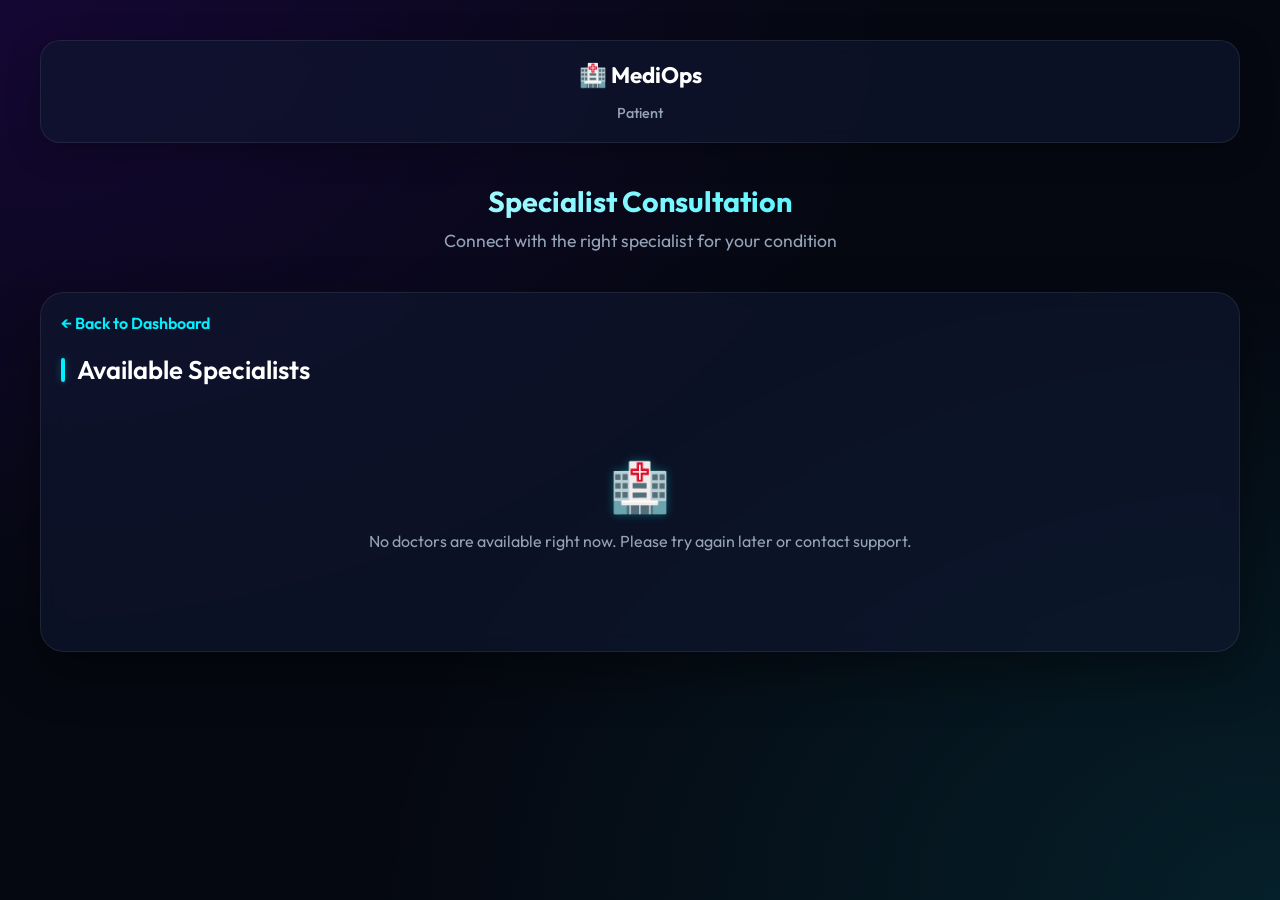
<file: frontend/static/consultation-request.html>
<!DOCTYPE html>
<html lang="en">
<head>
    <meta charset="UTF-8">
    <meta name="viewport" content="width=device-width, initial-scale=1.0">
    <title>Specialist Consultation - MediOps</title>
    <style>
        @import url('https://fonts.googleapis.com/css2?family=Outfit:wght@300;400;500;600;700&display=swap');

        :root {
            --primary: #00f0ff;
            --primary-glow: rgba(0, 240, 255, 0.3);
            --secondary: #7000ff;
            --bg-darker: #050811;
            --bg-dark: #0a0f1d;
            --bg-card: rgba(16, 24, 48, 0.65);
            --text-main: #f1f5f9;
            --text-dim: #94a3b8;
            --success: #10b981;
            --warning: #f59e0b;
            --danger: #ef4444;
            --border: rgba(255, 255, 255, 0.08);
            --glass: rgba(255, 255, 255, 0.03);
            --transition: all 0.3s cubic-bezier(0.4, 0, 0.2, 1);
            --accent: #7000ff;
            --light: #f1f5f9;
            
            /* Gray compatibility variables */
            --gray-50: rgba(255, 255, 255, 0.02);
            --gray-100: rgba(255, 255, 255, 0.05);
            --gray-200: rgba(255, 255, 255, 0.08);
            --gray-300: rgba(255, 255, 255, 0.12);
            --gray-400: #94a3b8;
            --gray-500: #94a3b8;
            --gray-600: #cbd5e1;
            --gray-700: #f1f5f9;
            --gray-900: #ffffff;
        }

        * {
            margin: 0;
            padding: 0;
            box-sizing: border-box;
            font-family: 'Outfit', sans-serif;
        }

        body {
            background-color: var(--bg-darker);
            background-image: radial-gradient(at 0% 0%, rgba(112, 0, 255, 0.15) 0px, transparent 50%), radial-gradient(at 100% 100%, rgba(0, 240, 255, 0.1) 0px, transparent 50%);
            color: var(--text-main);
            min-height: 100vh;
            padding: 40px 20px;
            background-attachment: fixed;
        }

        .container {
            max-width: 1200px;
            margin: 0 auto;
        }

        /* Top Header */
        .nav-bar {
            display: flex;
            justify-content: space-between;
            align-items: center;
            margin-bottom: 2.5rem;
            padding: 1.25rem 2rem;
            background: var(--bg-card);
            backdrop-filter: blur(10px);
            border: 1px solid var(--border);
            border-radius: 20px;
            box-shadow: 0 8px 32px rgba(0,0,0,0.25);
        }
        
        .nav-bar .logo {
            font-size: 1.4rem;
            font-weight: 700;
            color: #fff;
            display: flex;
            align-items: center;
            gap: 8px;
        }

        .nav-bar .user-info {
            font-size: 0.9rem;
            color: var(--text-dim);
            font-weight: 500;
        }

        .header {
            text-align: center;
            color: #fff;
            margin-bottom: 40px;
            animation: slideDown 0.6s cubic-bezier(0.16, 1, 0.3, 1);
        }

        .header h1 {
            font-size: 2.5rem;
            margin-bottom: 10px;
            font-weight: 700;
            background: linear-gradient(135deg, #fff 0%, var(--primary) 100%);
            -webkit-background-clip: text;
            -webkit-text-fill-color: transparent;
        }

        .header p {
            font-size: 1.1rem;
            color: var(--text-dim);
        }

        @keyframes slideDown {
            from {
                opacity: 0;
                transform: translateY(-20px);
            }
            to {
                opacity: 1;
                transform: translateY(0);
            }
        }

        /* Main Container Card */
        .content {
            background: var(--bg-card);
            backdrop-filter: blur(10px);
            border: 1px solid var(--border);
            border-radius: 24px;
            padding: 40px;
            box-shadow: 0 20px 50px rgba(0, 0, 0, 0.4);
            animation: fadeIn 0.6s cubic-bezier(0.16, 1, 0.3, 1);
        }

        @keyframes fadeIn {
            from {
                opacity: 0;
                transform: translateY(15px);
            }
            to {
                opacity: 1;
                transform: translateY(0);
            }
        }

        .section-title {
            font-size: 1.6rem;
            color: #fff;
            margin-bottom: 30px;
            display: flex;
            align-items: center;
            gap: 12px;
            font-weight: 600;
        }

        .section-title::before {
            content: '';
            display: inline-block;
            width: 4px;
            height: 24px;
            background: var(--primary);
            border-radius: 2px;
            box-shadow: 0 0 8px var(--primary-glow);
        }

        /* Disease Prediction Banner */
        .disease-info {
            background: linear-gradient(135deg, rgba(112, 0, 255, 0.3) 0%, rgba(0, 240, 255, 0.15) 100%);
            border: 1px solid rgba(0, 240, 255, 0.2);
            color: #fff;
            padding: 30px;
            border-radius: 20px;
            margin-bottom: 40px;
            box-shadow: 0 8px 32px rgba(112, 0, 255, 0.15);
        }

        .disease-info h3 {
            font-size: 1rem;
            margin-bottom: 12px;
            color: var(--text-dim);
            text-transform: uppercase;
            letter-spacing: 1px;
            font-weight: 600;
        }

        .disease-info .disease-name {
            font-size: 2.2rem;
            font-weight: 700;
            margin-bottom: 12px;
            text-shadow: 0 0 10px rgba(0,240,255,0.2);
        }

        .disease-info .specialty-badge {
            display: inline-block;
            background: rgba(0, 240, 255, 0.15);
            border: 1px solid rgba(0, 240, 255, 0.3);
            color: var(--primary);
            padding: 8px 18px;
            border-radius: 50px;
            font-size: 0.9rem;
            font-weight: 600;
            backdrop-filter: blur(10px);
            box-shadow: 0 4px 15px rgba(0,240,255,0.1);
        }

        /* Doctors Grid */
        .doctors-grid {
            display: grid;
            grid-template-columns: repeat(auto-fill, minmax(300px, 1fr));
            gap: 25px;
            margin-bottom: 40px;
        }

        .doctor-card {
            background: rgba(255, 255, 255, 0.015);
            border: 1px solid var(--border);
            border-radius: 20px;
            padding: 25px;
            cursor: pointer;
            transition: var(--transition);
            position: relative;
            overflow: hidden;
            box-shadow: 0 4px 20px rgba(0,0,0,0.15);
        }

        .doctor-card::before {
            content: '';
            position: absolute;
            top: 0;
            left: 0;
            right: 0;
            height: 3px;
            background: var(--primary);
            transform: scaleX(0);
            transform-origin: left;
            transition: transform 0.3s ease;
        }

        .doctor-card:hover {
            border-color: rgba(0, 240, 255, 0.3);
            box-shadow: 0 10px 30px rgba(0, 240, 255, 0.05);
            transform: translateY(-5px);
            background: rgba(255, 255, 255, 0.03);
        }

        .doctor-card:hover::before {
            transform: scaleX(1);
        }

        .doctor-card.selected {
            border-color: var(--success);
            background: linear-gradient(135deg, rgba(16, 185, 129, 0.08) 0%, rgba(16, 185, 129, 0.02) 100%);
            box-shadow: 0 0 20px rgba(16, 185, 129, 0.15);
        }
        
        .doctor-card.selected::before {
            background: var(--success);
            transform: scaleX(1);
        }

        .doctor-header {
            display: flex;
            justify-content: space-between;
            align-items: start;
            margin-bottom: 20px;
        }

        .doctor-avatar {
            width: 70px;
            height: 70px;
            background: linear-gradient(135deg, var(--primary) 0%, var(--secondary) 100%);
            border-radius: 50%;
            display: flex;
            align-items: center;
            justify-content: center;
            color: white;
            font-size: 1.8rem;
            font-weight: 700;
            flex-shrink: 0;
            box-shadow: 0 4px 15px var(--primary-glow);
        }

        .doctor-status {
            display: flex;
            flex-direction: column;
            align-items: flex-end;
            gap: 8px;
        }

        .status-badge {
            display: flex;
            align-items: center;
            gap: 6px;
            font-size: 0.8rem;
            font-weight: 600;
            padding: 6px 12px;
            border-radius: 50px;
            background: rgba(255, 255, 255, 0.05);
            color: var(--text-dim);
            border: 1px solid var(--border);
        }

        .status-badge.online {
            background: rgba(16, 185, 129, 0.15);
            color: var(--success);
            border-color: rgba(16, 185, 129, 0.25);
        }

        .status-badge.offline {
            background: rgba(239, 68, 68, 0.15);
            color: var(--danger);
            border-color: rgba(239, 68, 68, 0.25);
        }

        .status-dot {
            width: 8px;
            height: 8px;
            border-radius: 50%;
            background: currentColor;
            animation: pulse-badge 2s ease-in-out infinite;
        }

        @keyframes pulse-badge {
            0%, 100% { opacity: 1; }
            50% { opacity: 0.5; }
        }

        .doctor-name {
            font-size: 1.25rem;
            font-weight: 700;
            color: #fff;
            margin-bottom: 6px;
        }

        .doctor-specialty {
            font-size: 0.9rem;
            color: var(--primary);
            font-weight: 600;
            margin-bottom: 15px;
            text-transform: uppercase;
            letter-spacing: 0.5px;
        }

        .doctor-details {
            display: flex;
            flex-direction: column;
            gap: 10px;
            font-size: 0.9rem;
            color: var(--text-dim);
            margin-bottom: 15px;
            padding-bottom: 15px;
            border-bottom: 1px solid var(--border);
        }

        .detail-row {
            display: flex;
            justify-content: space-between;
            align-items: center;
        }

        .detail-label {
            color: var(--text-dim);
            font-weight: 500;
        }

        .detail-value {
            color: #fff;
            font-weight: 600;
        }

        .wait-time {
            display: inline-flex;
            align-items: center;
            gap: 6px;
            background: rgba(245, 158, 11, 0.15);
            color: var(--warning);
            padding: 6px 12px;
            border-radius: 8px;
            font-size: 0.8rem;
            font-weight: 600;
            border: 1px solid rgba(245, 158, 11, 0.2);
        }

        .doctor-rating {
            display: flex;
            align-items: center;
            gap: 4px;
        }

        .star {
            color: #fbbf24;
            font-size: 0.95rem;
        }

        .rating-text {
            color: var(--text-dim);
            font-size: 0.85rem;
        }

        .select-btn {
            width: 100%;
            padding: 12px;
            background: rgba(255,255,255,0.05);
            border: 1px solid var(--border);
            color: #fff;
            border-radius: 10px;
            font-size: 0.95rem;
            font-weight: 600;
            cursor: pointer;
            transition: var(--transition);
        }

        .select-btn:hover {
            background: rgba(255,255,255,0.1);
            border-color: rgba(255,255,255,0.2);
        }

        .select-btn.selected {
            background: var(--success);
            color: white;
            border-color: transparent;
            box-shadow: 0 4px 15px rgba(16, 185, 129, 0.25);
        }

        /* Consultation Booking Form */
        .consultation-form {
            background: rgba(0, 0, 0, 0.2);
            border: 1px solid var(--border);
            padding: 35px;
            border-radius: 20px;
            margin-bottom: 30px;
            display: none;
            box-shadow: inset 0 4px 20px rgba(0,0,0,0.2);
        }

        .consultation-form.active {
            display: block;
            animation: slideDown 0.4s cubic-bezier(0.16, 1, 0.3, 1);
        }

        .form-group {
            margin-bottom: 20px;
        }

        .form-group label {
            display: block;
            margin-bottom: 8px;
            font-weight: 600;
            color: var(--text-dim);
            font-size: 0.85rem;
            text-transform: uppercase;
            letter-spacing: 0.5px;
        }

        .form-group input,
        .form-group textarea,
        .form-group select {
            width: 100%;
            padding: 12px 16px;
            background: rgba(0, 0, 0, 0.35);
            border: 1px solid var(--border);
            border-radius: 10px;
            color: #fff;
            font-size: 0.95rem;
            outline: none;
            transition: var(--transition);
        }

        .form-group input:focus,
        .form-group textarea:focus,
        .form-group select:focus {
            border-color: var(--primary);
            box-shadow: 0 0 10px var(--primary-glow);
        }

        .form-group textarea {
            resize: none;
            font-family: inherit;
        }

        .priority-option {
            position: relative;
        }

        .priority-option input[type="radio"] {
            display: none;
        }

        .priority-label {
            display: block;
            padding: 10px;
            background: rgba(255, 255, 255, 0.02);
            border: 1px solid var(--border);
            border-radius: 10px;
            text-align: center;
            cursor: pointer;
            transition: var(--transition);
            font-weight: 500;
            font-size: 0.9rem;
            color: var(--text-dim);
        }

        .priority-option input[type="radio"]:checked+.priority-label {
            border-color: var(--primary);
            background: linear-gradient(135deg, rgba(0, 240, 255, 0.15) 0%, rgba(0, 240, 255, 0.05) 100%);
            color: #fff;
            font-weight: 600;
        }

        .form-buttons {
            display: grid;
            grid-template-columns: 1fr 1fr;
            gap: 15px;
            margin-top: 25px;
        }

        .btn {
            padding: 13px 24px;
            border: none;
            border-radius: 10px;
            font-size: 0.95rem;
            font-weight: 600;
            cursor: pointer;
            transition: var(--transition);
            text-transform: uppercase;
            letter-spacing: 0.5px;
            display: inline-flex;
            align-items: center;
            justify-content: center;
            gap: 8px;
        }

        .btn-primary {
            background: linear-gradient(135deg, var(--primary) 0%, var(--secondary) 100%);
            color: white;
            box-shadow: 0 4px 15px var(--primary-glow);
        }

        .btn-primary:hover {
            transform: translateY(-2px);
            box-shadow: 0 6px 20px var(--primary-glow);
        }

        .btn-secondary {
            background: rgba(255, 255, 255, 0.05);
            border: 1px solid var(--border);
            color: #fff;
        }

        .btn-secondary:hover {
            background: rgba(255, 255, 255, 0.1);
            transform: translateY(-2px);
        }

        .success-message {
            background: linear-gradient(135deg, rgba(16, 185, 129, 0.15) 0%, rgba(16, 185, 129, 0.05) 100%);
            border: 1px solid rgba(16, 185, 129, 0.3);
            color: var(--success);
            padding: 20px;
            border-radius: 12px;
            margin-bottom: 30px;
            display: none;
            animation: slideDown 0.4s ease-out;
        }

        .success-message.show {
            display: block;
        }

        .success-message h4 {
            margin-bottom: 10px;
            font-size: 1.1rem;
        }

        .loading {
            display: inline-block;
            width: 20px;
            height: 20px;
            border: 3px solid rgba(0, 240, 255, 0.15);
            border-top-color: var(--primary);
            border-radius: 50%;
            animation: spin 0.8s linear infinite;
        }

        @keyframes spin {
            to {
                transform: rotate(360deg);
            }
        }

        .empty-state {
            text-align: center;
            padding: 40px 20px;
            color: var(--text-dim);
        }

        .empty-state-icon {
            font-size: 3rem;
            margin-bottom: 15px;
            color: var(--primary);
            text-shadow: 0 0 10px var(--primary-glow);
        }

        .back-link {
            display: inline-flex;
            align-items: center;
            gap: 8px;
            color: var(--primary);
            text-decoration: none;
            font-weight: 600;
            margin-bottom: 20px;
            transition: var(--transition);
        }

        .back-link:hover {
            gap: 12px;
            color: #fff;
            text-shadow: 0 0 10px var(--primary-glow);
        }

        .cta-button-demo {
            display: inline-flex;
            align-items: center;
            gap: 8px;
            padding: 12px 24px;
            background: linear-gradient(135deg, var(--success) 0%, #059669 100%);
            color: white;
            border: none;
            border-radius: 10px;
            font-weight: 600;
            cursor: pointer;
            transition: var(--transition);
            margin: 10px 0;
            box-shadow: 0 4px 15px rgba(16, 185, 129, 0.2);
        }

        .cta-button-demo:hover {
            transform: translateY(-2px);
            box-shadow: 0 8px 20px rgba(16, 185, 129, 0.3);
        }

            .header h1 {
                font-size: 1.8rem;
            }

            .content {
                padding: 20px;
            }

            .form-buttons {
                grid-template-columns: 1fr;
            }

            .nav-bar {
                flex-direction: column;
                gap: 15px;
                text-align: center;
            }

            .priority-group {
                grid-template-columns: 1fr 1fr;
            }
        }

        .alternatives-section {
            margin-top: 40px;
            padding-top: 30px;
            border-top: 2px solid var(--gray-200);
        }

        .alternatives-section .section-title {
            color: var(--warning);
        }

        .alternatives-section .section-title::before {
            background: var(--warning);
        }
    </style>
</head>
<body>
    <div class="container">
        <div class="nav-bar">
            <div class="logo">🏥 MediOps</div>
            <div class="user-info">
                <span id="userEmail">Patient</span>
            </div>
        </div>

        <div class="header">
            <h1>Specialist Consultation</h1>
            <p>Connect with the right specialist for your condition</p>
        </div>

        <div class="content">
            <a href="/dashboard" class="back-link">← Back to Dashboard</a>

            <!-- Disease Info -->
            <div class="disease-info" id="diseaseInfo" style="display: none;">
                <h3>Your Condition</h3>
                <div class="disease-name" id="diseaseName">Loading...</div>
                <div class="specialty-badge" id="specialtyBadge">Determining specialty...</div>
            </div>

            <!-- Available Doctors -->
            <h2 class="section-title">Available Specialists</h2>
            <div class="doctors-grid" id="doctorsList">
                <div class="empty-state">
                    <div class="empty-state-icon">⏳</div>
                    <p>Loading available doctors...</p>
                </div>
            </div>

            <!-- Alternative Specialists (if primary unavailable) -->
            <div class="alternatives-section" id="alternativesSection" style="display: none;">
                <h2 class="section-title">Alternative Specialists</h2>
                <p style="margin-bottom: 20px; color: var(--gray-600);">Primary specialists are unavailable. Consider these alternatives:</p>
                <div class="doctors-grid" id="alternativesList"></div>
            </div>

            <!-- Consultation Form -->
            <div class="consultation-form" id="consultationForm">
                <h2 class="section-title">Request Consultation</h2>

                <div class="form-group">
                    <label>Selected Doctor</label>
                    <div style="padding: 12px; background: white; border-radius: 8px; border: 1px solid var(--gray-300);" id="selectedDoctorDisplay">
                        Please select a doctor
                    </div>
                </div>

                <div class="form-group">
                    <label for="symptoms">Symptoms</label>
                    <textarea id="symptoms" placeholder="Describe your symptoms in detail..." required></textarea>
                </div>

                <div class="form-group">
                    <label for="severity">Severity Level</label>
                    <select id="severity" required>
                        <option value="">Select severity</option>
                        <option value="1">Mild - Minor discomfort</option>
                        <option value="2">Moderate - Affects daily activities</option>
                        <option value="3">Severe - Significant impact</option>
                        <option value="4">Critical - Urgent attention needed</option>
                    </select>
                </div>

                <div class="form-group">
                    <label>Priority</label>
                    <div class="priority-group">
                        <div class="priority-option">
                            <input type="radio" id="priorityLow" name="priority" value="low">
                            <label for="priorityLow" class="priority-label">Low</label>
                        </div>
                        <div class="priority-option">
                            <input type="radio" id="priorityNormal" name="priority" value="normal" checked>
                            <label for="priorityNormal" class="priority-label">Normal</label>
                        </div>
                        <div class="priority-option">
                            <input type="radio" id="priorityHigh" name="priority" value="high">
                            <label for="priorityHigh" class="priority-label">High</label>
                        </div>
                        <div class="priority-option">
                            <input type="radio" id="priorityUrgent" name="priority" value="urgent">
                            <label for="priorityUrgent" class="priority-label">Urgent</label>
                        </div>
                    </div>
                </div>

                <div class="form-group">
                    <label for="notes">Additional Notes (Optional)</label>
                    <textarea id="notes" placeholder="Any additional information for the doctor..."></textarea>
                </div>

                <div class="form-buttons">
                    <button class="btn btn-secondary" onclick="cancelConsultation()">Cancel</button>
                    <button class="btn btn-primary" onclick="submitConsultation()">
                        <span id="submitBtnText">Request Consultation</span>
                    </button>
                </div>
            </div>

            <!-- Success Message -->
            <div class="success-message" id="successMessage">
                <h4>✓ Consultation Request Submitted!</h4>
                <p id="successDetails"></p>
            </div>
        </div>
    </div>

    <script>
        // Self-healing role check and session enforcement from token
        const userToken = localStorage.getItem('user_token') || '';
        if (userToken.startsWith('doctor_')) {
            const docId = userToken.split('_')[1];
            localStorage.setItem('doctorId', docId);
            localStorage.setItem('userId', docId);
            localStorage.setItem('role', 'doctor');
            window.location.href = '/doctor-dashboard';
        } else if (userToken.startsWith('user_')) {
            const patId = userToken.split('_')[1];
            localStorage.setItem('patientId', patId);
            localStorage.setItem('userId', patId);
            localStorage.setItem('role', 'patient');
        }

        // Store the selected doctor and triage data
        let selectedDoctor = null;
        let triageData = null;
        let currentConsultationId = null;

        // Load initial data
        document.addEventListener('DOMContentLoaded', async () => {
            // Get triage data from URL params or localStorage
            const urlParams = new URLSearchParams(window.location.search);
            const triageId = urlParams.get('triage_id');
            const diseaseName = urlParams.get('disease');

            if (diseaseName) {
                triageData = {
                    disease_name: diseaseName,
                    symptoms: urlParams.get('symptoms') || '',
                    severity: parseInt(urlParams.get('severity')) || 1,
                    triage_id: triageId || null
                };
            } else {
                triageData = JSON.parse(localStorage.getItem('triageData') || '{}');
            }

            if (triageData.disease_name) {
                displayDiseaseInfo();
                await loadAvailableDoctors();
                
                // Auto-prefill symptom analysis fields
                if (triageData.symptoms) {
                    document.getElementById('symptoms').value = triageData.symptoms;
                }
                if (triageData.severity) {
                    let val = triageData.severity;
                    if (val > 4) {
                        // Map 1-10 severity scale from triage prediction to 1-4 scale used by consultation request form
                        if (val <= 3) val = 1;
                        else if (val <= 6) val = 2;
                        else if (val <= 8) val = 3;
                        else val = 4;
                    }
                    document.getElementById('severity').value = val.toString();
                }
            } else {
                showEmptyState();
            }
        });

        function displayDiseaseInfo() {
            document.getElementById('diseaseInfo').style.display = 'block';
            document.getElementById('diseaseName').textContent = triageData.disease_name;
            // Specialty badge will show the predicted specialty from the backend
        }

        async function loadAvailableDoctors() {
            try {
                const response = await fetch(`/api/doctors/available?disease_name=${encodeURIComponent(triageData.disease_name)}`);
                const data = await response.json();

                if (!data.success) {
                    showEmptyState();
                    return;
                }

                // Update specialty badge
                document.getElementById('specialtyBadge').textContent = `Specialty: ${data.predicted_specialty}`;

                // Display available doctors
                if (data.available_doctors && data.available_doctors.length > 0) {
                    displayDoctors(data.available_doctors, false);
                } else if (data.alternative_specialists && data.alternative_specialists.length > 0) {
                    // Show alternatives if primary specialty unavailable
                    displayDoctors(data.alternative_specialists, true);
                } else {
                    showEmptyState('No doctors available at this time. Please try again later.');
                }
            } catch (error) {
                console.error('Error loading doctors:', error);
                showEmptyState('Failed to load doctors. Please refresh the page.');
            }
        }

        function displayDoctors(doctors, isAlternative = false) {
            const container = isAlternative ? 
                document.getElementById('alternativesList') : 
                document.getElementById('doctorsList');
            
            const section = isAlternative ? 
                document.getElementById('alternativesSection') : 
                null;

            if (isAlternative && section) {
                section.style.display = 'block';
            }

            container.innerHTML = doctors.map(doctor => `
                <div class="doctor-card" id="doctor-${doctor.id}" onclick="selectDoctor(${doctor.id}, '${doctor.name}', '${doctor.specialty}')">
                    <div class="doctor-header">
                        <div>
                            <div class="doctor-avatar">${doctor.name.charAt(0)}</div>
                        </div>
                        <div class="doctor-status">
                            <div class="status-badge ${doctor.is_online ? 'online' : 'offline'}">
                                <span class="status-dot"></span>
                                ${doctor.is_online ? 'Online' : 'Offline'}
                            </div>
                        </div>
                    </div>
                    <div class="doctor-name">${doctor.name}</div>
                    <div class="doctor-specialty">Dr. ${doctor.specialty}</div>
                    
                    <div class="doctor-details">
                        <div class="detail-row">
                            <span class="detail-label">Experience</span>
                            <span class="detail-value">${doctor.experience_years} years</span>
                        </div>
                        <div class="detail-row">
                            <span class="detail-label">Hospital</span>
                            <span class="detail-value">${doctor.hospital_affiliation || 'N/A'}</span>
                        </div>
                        <div class="detail-row">
                            <span class="detail-label">Wait Time</span>
                            <span class="wait-time">⏱️ ${doctor.estimated_wait_minutes} min</span>
                        </div>
                        <div class="detail-row">
                            <span class="detail-label">Queue</span>
                            <span class="detail-value">${doctor.current_queue_size} patients</span>
                        </div>
                        <div class="detail-row">
                            <div class="doctor-rating">
                                ${renderStars(doctor.rating || 5)}
                                <span class="rating-text">${(doctor.rating || 5).toFixed(1)}</span>
                            </div>
                        </div>
                    </div>
                    
                    <button class="select-btn" onclick="selectDoctor(${doctor.id}, '${doctor.name}', '${doctor.specialty}'); event.stopPropagation();">
                        Select Doctor
                    </button>
                </div>
            `).join('');
        }

        function renderStars(rating) {
            let stars = '';
            for (let i = 1; i <= 5; i++) {
                stars += `<span class="star">${i <= Math.round(rating) ? '★' : '☆'}</span>`;
            }
            return stars;
        }

        function selectDoctor(doctorId, doctorName, specialty) {
            // Update UI
            document.querySelectorAll('.doctor-card').forEach(card => {
                card.classList.remove('selected');
                const btn = card.querySelector('.select-btn');
                btn.textContent = 'Select Doctor';
                btn.classList.remove('selected');
            });

            const card = document.getElementById(`doctor-${doctorId}`);
            card.classList.add('selected');
            const btn = card.querySelector('.select-btn');
            btn.textContent = '✓ Selected';
            btn.classList.add('selected');

            // Store selected doctor
            selectedDoctor = { id: doctorId, name: doctorName, specialty };
            document.getElementById('selectedDoctorDisplay').textContent = `Dr. ${doctorName} - ${specialty}`;

            // Ensure symptoms and severity are pre-filled upon selection
            if (triageData) {
                if (triageData.symptoms && !document.getElementById('symptoms').value) {
                    document.getElementById('symptoms').value = triageData.symptoms;
                }
                if (triageData.severity && !document.getElementById('severity').value) {
                    let val = triageData.severity;
                    if (val > 4) {
                        if (val <= 3) val = 1;
                        else if (val <= 6) val = 2;
                        else if (val <= 8) val = 3;
                        else val = 4;
                    }
                    document.getElementById('severity').value = val.toString();
                }
            }

            // Show consultation form
            document.getElementById('consultationForm').classList.add('active');
            document.getElementById('consultationForm').scrollIntoView({ behavior: 'smooth' });
        }

        async function submitConsultation() {
            if (!selectedDoctor) {
                alert('Please select a doctor first');
                return;
            }

            const symptoms = document.getElementById('symptoms').value.trim() || triageData.symptoms;
            const severity = parseInt(document.getElementById('severity').value) || triageData.severity;
            const priority = document.querySelector('input[name="priority"]:checked').value;
            const notes = document.getElementById('notes').value.trim();

            if (!symptoms) {
                alert('Please describe your symptoms');
                return;
            }

            if (!document.getElementById('severity').value) {
                alert('Please select a severity level');
                return;
            }

            const btn = document.querySelector('.btn-primary');
            btn.disabled = true;
            btn.innerHTML = '<span class="loading"></span> Submitting...';

            try {
                const response = await fetch('/api/consultations/request', {
                    method: 'POST',
                    headers: { 'Content-Type': 'application/json' },
                    body: JSON.stringify({
                        patient_id: parseInt(localStorage.getItem('patientId') || localStorage.getItem('userId') || '1'),
                        doctor_id: selectedDoctor.id,
                        disease_name: triageData.disease_name,
                        symptoms: symptoms,
                        severity: severity,
                        priority: priority,
                        notes: notes,
                        triage_history_id: triageData.triage_id
                    })
                });

                const data = await response.json();

                if (data.success) {
                    currentConsultationId = data.consultation_id;
                    showSuccessMessage(data);
                } else {
                    alert('Error: ' + (data.detail || data.error || 'Unknown error occurred'));
                    btn.disabled = false;
                    btn.innerHTML = '<span id="submitBtnText">Request Consultation</span>';
                }
            } catch (error) {
                console.error('Error:', error);
                alert('Failed to submit consultation request');
                btn.disabled = false;
                btn.innerHTML = '<span id="submitBtnText">Request Consultation</span>';
            }
        }

        function showSuccessMessage(data) {
            document.getElementById('consultationForm').style.display = 'none';
            const message = document.getElementById('successMessage');
            document.getElementById('successDetails').innerHTML = `
                <p><strong>Doctor:</strong> Dr. ${data.doctor_name}</p>
                <p><strong>Status:</strong> ${data.status}</p>
                <p><strong>Estimated Response:</strong> ${data.estimated_response_minutes} minutes</p>
                <p style="margin-top: 15px; font-size: 0.95rem;">
                    Your consultation request has been assigned. You'll receive notifications as the doctor updates your status.
                </p>
                <button class="cta-button-demo" style="margin-top: 15px;" onclick="window.location.href='/dashboard'">
                    Return to Dashboard
                </button>
            `;
            message.classList.add('show');
            message.scrollIntoView({ behavior: 'smooth' });
            
            // Start monitoring real-time status updates
            currentConsultationId = data.consultation_id;
            startStatusUpdates();
        }

        function cancelConsultation() {
            document.getElementById('consultationForm').classList.remove('active');
            document.getElementById('selectedDoctorDisplay').textContent = 'Please select a doctor';
            selectedDoctor = null;
            document.getElementById('symptoms').value = '';
            document.getElementById('severity').value = '';
            document.getElementById('notes').value = '';
        }

        function showEmptyState(message = null) {
            document.getElementById('doctorsList').innerHTML = `
                <div class="empty-state" style="grid-column: 1/-1;">
                    <div class="empty-state-icon">🏥</div>
                    <p>${message || 'No doctors are available right now. Please try again later or contact support.'}</p>
                </div>
            `;
        }

        // Simulated real-time status updates with SSE fallback
        function startStatusUpdates() {
            if (!currentConsultationId) return;

            // Try to use Server-Sent Events for real-time updates
            try {
                const eventSource = new EventSource(`/api/consultations/${currentConsultationId}/stream`);
                
                eventSource.onmessage = (event) => {
                    const data = JSON.parse(event.data);
                    console.log('Status update received:', data);
                    
                    // Update UI based on new status
                    updateConsultationStatus(data);
                    
                    // Close connection if completed
                    if (data.status === 'completed' || data.status === 'cancelled') {
                        eventSource.close();
                    }
                };
                
                eventSource.onerror = (error) => {
                    console.error('SSE Error:', error);
                    eventSource.close();
                    // Fallback to polling
                    startPollingUpdates();
                };
            } catch (error) {
                console.log('SSE not available, falling back to polling');
                startPollingUpdates();
            }
        }

        // Fallback polling for status updates (works better with SQLite)
        function startPollingUpdates() {
            if (!currentConsultationId) return;

            const interval = setInterval(async () => {
                try {
                    const response = await fetch(`/api/consultations/${currentConsultationId}`);
                    const data = await response.json();

                    if (data.success) {
                        updateConsultationStatus({
                            status: data.status,
                            doctor_name: data.doctor.name,
                            timestamp: new Date().toISOString()
                        });
                        
                        // Stop polling if completed
                        if (data.status === 'completed' || data.status === 'cancelled') {
                            clearInterval(interval);
                        }
                    }
                } catch (error) {
                    console.error('Error fetching status:', error);
                }
            }, 10000); // Poll every 10 seconds

            // Stop polling after 30 minutes
            setTimeout(() => clearInterval(interval), 30 * 60 * 1000);
        }

        function updateConsultationStatus(data) {
            const statusMessages = {
                'pending': '⏳ Waiting for doctor to accept...',
                'accepted': '✓ Doctor has accepted your request',
                'in_progress': '📞 Consultation in progress...',
                'completed': '✅ Consultation completed!',
                'cancelled': '❌ Consultation was cancelled'
            };
            
            const message = document.getElementById('successMessage');
            const details = document.getElementById('successDetails');
            
            if (statusMessages[data.status]) {
                details.innerHTML = `
                    <p><strong>Status:</strong> ${statusMessages[data.status]}</p>
                    <p><strong>Doctor:</strong> ${data.doctor_name}</p>
                    <p style="margin-top: 10px; font-size: 0.9rem; color: rgba(255,255,255,0.7);">
                        Last updated: ${new Date(data.timestamp).toLocaleTimeString()}
                    </p>
                `;
            }
        }

        // Load user email from localStorage
        document.addEventListener('DOMContentLoaded', () => {
            const userEmail = localStorage.getItem('userEmail') || 'Patient';
            document.getElementById('userEmail').textContent = userEmail;
        });
    </script>
</body>
</html>
</file>
<file: static/mediops.css>
/* ============================================================
   MEDIOPS — FUTURISTIC CYBERPUNK LIGHT THEME DESIGN SYSTEM
   v3.0 — Refined Elegance Edition
   ============================================================ */

/* ── FONTS: Replaced Orbitron (blocky) with Sora + Space Grotesk ── */
@import url('https://fonts.googleapis.com/css2?family=Sora:wght@300;400;500;600;700;800&family=Space+Grotesk:wght@300;400;500;600;700&family=Space+Mono:ital,wght@0,400;0,700;1,400&display=swap');

/* ============================================================
   CSS VARIABLES
   ============================================================ */
:root {
  /* Core Colors */
  --c-cyan:        #00D4FF;
  --c-cyan-dark:   #0099BB;
  --c-cyan-glow:   rgba(0, 212, 255, 0.35);
  --c-coral:       #FF6B9D;
  --c-coral-glow:  rgba(255, 107, 157, 0.3);
  --c-purple:      #8B5CF6;
  --c-purple-glow: rgba(139, 92, 246, 0.3);
  --c-yellow:      #F59E0B;
  --c-green:       #10B981;
  --c-green-glow:  rgba(16, 185, 129, 0.3);
  --c-red:         #EF4444;
  --c-orange:      #F97316;
  --c-indigo:      #6366F1;

  /* Background */
  --bg-primary:    #F8FAFF;
  --bg-secondary:  #EEF2FF;
  --bg-card:       rgba(255, 255, 255, 0.9);
  --bg-glass:      rgba(255, 255, 255, 0.75);
  --bg-dark-card:  rgba(10, 20, 50, 0.04);

  /* Text */
  --text-primary:  #0F172A;
  --text-secondary:#334155;
  --text-muted:    #64748B;
  --text-cyan:     #0284C7;

  /* Borders */
  --border-light:  rgba(0, 212, 255, 0.18);
  --border-glow:   rgba(0, 212, 255, 0.5);
  --border-card:   rgba(99, 102, 241, 0.12);

  /* Shadows */
  --shadow-sm:     0 2px 12px rgba(99, 102, 241, 0.07);
  --shadow-md:     0 4px 24px rgba(99, 102, 241, 0.12);
  --shadow-lg:     0 8px 40px rgba(0, 212, 255, 0.18);
  --shadow-xl:     0 16px 64px rgba(0, 212, 255, 0.22);
  --shadow-neon:   0 0 20px rgba(0, 212, 255, 0.4), 0 0 60px rgba(0, 212, 255, 0.12);
  --shadow-coral:  0 0 20px rgba(255, 107, 157, 0.4), 0 0 60px rgba(255, 107, 157, 0.12);
  --shadow-purple: 0 0 20px rgba(139, 92, 246, 0.4), 0 0 60px rgba(139, 92, 246, 0.12);

  /* Gradients */
  --grad-cyan:     linear-gradient(135deg, #00D4FF, #0099FF);
  --grad-coral:    linear-gradient(135deg, #FF6B9D, #FF4D8D);
  --grad-purple:   linear-gradient(135deg, #8B5CF6, #6D28D9);
  --grad-green:    linear-gradient(135deg, #10B981, #059669);
  --grad-indigo:   linear-gradient(135deg, #6366F1, #4F46E5);
  --grad-bg:       linear-gradient(145deg, #F8FAFF 0%, #EEF2FF 50%, #F5F0FF 100%);
  --grad-hero:     linear-gradient(135deg, rgba(0,212,255,0.08) 0%, rgba(139,92,246,0.06) 50%, rgba(255,107,157,0.08) 100%);
  --grad-sidebar:  linear-gradient(180deg, #0F172A 0%, #1E1B4B 50%, #0F172A 100%);

  /* Typography — Smooth & Modern */
  --font-display: 'Sora', sans-serif;
  --font-body:    'Space Grotesk', sans-serif;
  --font-mono:    'Space Mono', monospace;

  /* Spacing */
  --sidebar-w: 268px;
  --radius-sm: 8px;
  --radius-md: 14px;
  --radius-lg: 20px;
  --radius-xl: 28px;

  /* Transitions */
  --transition: 0.3s cubic-bezier(0.4, 0, 0.2, 1);
  --transition-slow: 0.6s cubic-bezier(0.4, 0, 0.2, 1);
  --transition-spring: 0.5s cubic-bezier(0.34, 1.56, 0.64, 1);
}

/* ============================================================
   RESET & BASE
   ============================================================ */
*, *::before, *::after {
  box-sizing: border-box;
  margin: 0;
  padding: 0;
}

html { scroll-behavior: smooth; }

body {
  font-family: var(--font-body);
  background: var(--grad-bg);
  color: var(--text-primary);
  min-height: 100vh;
  overflow-x: hidden;
  position: relative;
  font-feature-settings: 'kern' 1, 'liga' 1;
  -webkit-font-smoothing: antialiased;
  -moz-osx-font-smoothing: grayscale;
}

/* ============================================================
   ANIMATED BACKGROUND GRID — Subtle & Refined
   ============================================================ */
body::before {
  content: '';
  position: fixed;
  inset: 0;
  background-image:
    linear-gradient(rgba(99, 102, 241, 0.045) 1px, transparent 1px),
    linear-gradient(90deg, rgba(99, 102, 241, 0.045) 1px, transparent 1px);
  background-size: 50px 50px;
  pointer-events: none;
  z-index: 0;
  animation: gridShift 25s linear infinite;
}

@keyframes gridShift {
  0%   { background-position: 0 0; }
  100% { background-position: 50px 50px; }
}

/* Ambient glow blobs */
body::after {
  content: '';
  position: fixed;
  inset: 0;
  background:
    radial-gradient(ellipse 60% 40% at 10% 20%, rgba(0, 212, 255, 0.07) 0%, transparent 70%),
    radial-gradient(ellipse 50% 35% at 90% 80%, rgba(139, 92, 246, 0.07) 0%, transparent 70%),
    radial-gradient(ellipse 40% 30% at 50% 50%, rgba(255, 107, 157, 0.05) 0%, transparent 70%);
  pointer-events: none;
  z-index: 0;
  animation: blobShift 15s ease-in-out infinite alternate;
}

@keyframes blobShift {
  0%   { transform: scale(1) translate(0, 0); }
  50%  { transform: scale(1.05) translate(-10px, -15px); }
  100% { transform: scale(0.98) translate(10px, 10px); }
}

/* ============================================================
   FLOATING MEDICAL STICKERS
   ============================================================ */
.med-stickers-container {
  position: fixed;
  inset: 0;
  pointer-events: none;
  z-index: 0;
  overflow: hidden;
}

.med-sticker {
  position: absolute;
  font-size: 28px;
  animation: floatUp linear infinite;
  opacity: 0;
  filter: drop-shadow(0 0 10px rgba(0, 212, 255, 0.4));
  user-select: none;
  will-change: transform, opacity;
}

@keyframes floatUp {
  0%   { transform: translateY(110vh) rotate(0deg) scale(0.5); opacity: 0; }
  8%   { opacity: 0.55; }
  90%  { opacity: 0.4; }
  100% { transform: translateY(-15vh) rotate(380deg) scale(1.1); opacity: 0; }
}

/* ============================================================
   PARTICLE DOTS
   ============================================================ */
.particles-container {
  position: fixed;
  inset: 0;
  pointer-events: none;
  z-index: 0;
}

.particle {
  position: absolute;
  width: 3px;
  height: 3px;
  border-radius: 50%;
  background: var(--c-cyan);
  animation: particleDrift linear infinite;
  opacity: 0;
}

@keyframes particleDrift {
  0%   { transform: translateY(0) translateX(0) scale(0); opacity: 0; }
  20%  { opacity: 0.7; transform: scale(1); }
  80%  { opacity: 0.3; }
  100% { transform: translateY(-85vh) translateX(40px) scale(0.5); opacity: 0; }
}

/* ============================================================
   MEDIOPS LOGO
   ============================================================ */
.mediops-logo {
  display: flex;
  align-items: center;
  gap: 12px;
  text-decoration: none;
}

.mediops-logo .logo-icon {
  width: 44px;
  height: 44px;
  background: var(--grad-cyan);
  border-radius: 14px;
  display: flex;
  align-items: center;
  justify-content: center;
  font-size: 22px;
  box-shadow: var(--shadow-neon);
  position: relative;
  animation: logoPulse 3.5s ease-in-out infinite;
  flex-shrink: 0;
}

@keyframes logoPulse {
  0%, 100% { box-shadow: var(--shadow-neon); transform: scale(1); }
  50%       { box-shadow: 0 0 35px rgba(0, 212, 255, 0.65), 0 0 80px rgba(0, 212, 255, 0.25); transform: scale(1.05); }
}

.mediops-logo .logo-text {
  font-family: 'Sora', sans-serif;
  font-size: 22px;
  font-weight: 800;
  letter-spacing: 1px;
  color: var(--text-primary);
  line-height: 1;
}

.mediops-logo .logo-text span {
  color: var(--c-cyan);
  background: var(--grad-cyan);
  -webkit-background-clip: text;
  -webkit-text-fill-color: transparent;
  background-clip: text;
}

.mediops-logo .logo-sub {
  font-family: 'Space Mono', monospace;
  font-size: 9px;
  color: var(--text-muted);
  letter-spacing: 2.5px;
  text-transform: uppercase;
  margin-top: 2px;
}

/* Sidebar dark variant */
.sidebar .mediops-logo .logo-text { color: #fff; }
.sidebar .mediops-logo .logo-text span { -webkit-text-fill-color: var(--c-cyan); }
.sidebar .mediops-logo .logo-sub  { color: rgba(255,255,255,0.45); }

/* ============================================================
   GLASS CARDS — Refined Glassmorphism
   ============================================================ */
.glass-card {
  background: var(--bg-card);
  border: 1px solid var(--border-card);
  border-radius: var(--radius-lg);
  box-shadow: var(--shadow-md);
  backdrop-filter: blur(24px);
  -webkit-backdrop-filter: blur(24px);
  transition: transform var(--transition-spring), box-shadow var(--transition), border-color var(--transition);
  position: relative;
  overflow: hidden;
}

/* Shimmering top accent bar */
.glass-card::before {
  content: '';
  position: absolute;
  top: 0; left: 0; right: 0;
  height: 2px;
  background: linear-gradient(90deg, var(--c-cyan), var(--c-purple), var(--c-coral));
  background-size: 200% 100%;
  border-radius: var(--radius-lg) var(--radius-lg) 0 0;
  animation: shimmerBar 4s linear infinite;
}

@keyframes shimmerBar {
  0%   { background-position: -200% 0; }
  100% { background-position: 200% 0; }
}

/* Inner shine effect */
.glass-card::after {
  content: '';
  position: absolute;
  inset: 0;
  background: linear-gradient(145deg, rgba(255,255,255,0.5) 0%, transparent 50%);
  pointer-events: none;
  border-radius: inherit;
  opacity: 0.4;
}

.glass-card:hover {
  transform: translateY(-4px) scale(1.005);
  box-shadow: var(--shadow-xl);
  border-color: rgba(0, 212, 255, 0.3);
}

.glass-card.coral-accent::before  { background: linear-gradient(90deg, var(--c-coral), var(--c-purple), var(--c-cyan)); background-size: 200% 100%; animation: shimmerBar 4s linear infinite; }
.glass-card.purple-accent::before { background: linear-gradient(90deg, var(--c-purple), var(--c-cyan), var(--c-coral)); background-size: 200% 100%; animation: shimmerBar 4s linear infinite; }
.glass-card.green-accent::before  { background: linear-gradient(90deg, var(--c-green), var(--c-cyan), var(--c-purple)); background-size: 200% 100%; animation: shimmerBar 4s linear infinite; }

/* ============================================================
   NEON BUTTONS — Smooth & Sleek
   ============================================================ */
.btn-neon {
  display: inline-flex;
  align-items: center;
  gap: 8px;
  padding: 12px 28px;
  border-radius: var(--radius-md);
  font-family: 'Sora', sans-serif;
  font-size: 13px;
  font-weight: 600;
  letter-spacing: 0.5px;
  cursor: pointer;
  border: none;
  transition: all var(--transition-spring);
  position: relative;
  overflow: hidden;
  text-decoration: none;
  white-space: nowrap;
}

/* Ripple shine effect */
.btn-neon::before {
  content: '';
  position: absolute;
  top: 0; left: -100%;
  width: 100%; height: 100%;
  background: linear-gradient(90deg, transparent, rgba(255,255,255,0.25), transparent);
  transition: left 0.5s ease;
}

.btn-neon:hover::before { left: 100%; }

.btn-neon-cyan {
  background: var(--grad-cyan);
  color: #fff;
  box-shadow: 0 4px 20px rgba(0, 212, 255, 0.35);
}
.btn-neon-cyan:hover {
  box-shadow: 0 6px 30px rgba(0, 212, 255, 0.55);
  transform: translateY(-2px) scale(1.02);
}

.btn-neon-coral {
  background: var(--grad-coral);
  color: #fff;
  box-shadow: 0 4px 20px rgba(255, 107, 157, 0.35);
}
.btn-neon-coral:hover {
  box-shadow: 0 6px 30px rgba(255, 107, 157, 0.55);
  transform: translateY(-2px) scale(1.02);
}

.btn-neon-purple {
  background: var(--grad-purple);
  color: #fff;
  box-shadow: 0 4px 20px rgba(139, 92, 246, 0.35);
}
.btn-neon-purple:hover {
  box-shadow: 0 6px 30px rgba(139, 92, 246, 0.55);
  transform: translateY(-2px) scale(1.02);
}

.btn-neon-indigo {
  background: var(--grad-indigo);
  color: #fff;
  box-shadow: 0 4px 20px rgba(99, 102, 241, 0.35);
}
.btn-neon-indigo:hover {
  box-shadow: 0 6px 30px rgba(99, 102, 241, 0.55);
  transform: translateY(-2px) scale(1.02);
}

.btn-neon-ghost {
  background: transparent;
  color: var(--c-cyan);
  border: 1.5px solid var(--c-cyan);
  box-shadow: inset 0 0 20px rgba(0, 212, 255, 0.04);
}
.btn-neon-ghost:hover {
  background: var(--c-cyan);
  color: #fff;
  box-shadow: var(--shadow-neon);
  transform: translateY(-2px) scale(1.02);
}

.btn-neon-danger {
  background: linear-gradient(135deg, #EF4444, #DC2626);
  color: #fff;
  box-shadow: 0 4px 20px rgba(239, 68, 68, 0.35);
}
.btn-neon-danger:hover {
  box-shadow: 0 6px 30px rgba(239, 68, 68, 0.55);
  transform: translateY(-2px) scale(1.02);
}

.btn-sm { padding: 7px 16px; font-size: 12px; border-radius: 10px; }
.btn-lg { padding: 16px 36px; font-size: 15px; border-radius: 16px; }

/* ============================================================
   CYBER INPUT FIELDS — Elegant & Refined
   ============================================================ */
.cyber-input {
  width: 100%;
  padding: 13px 18px;
  background: rgba(255, 255, 255, 0.8);
  border: 1.5px solid rgba(99, 102, 241, 0.15);
  border-radius: var(--radius-md);
  font-family: var(--font-body);
  font-size: 14px;
  color: var(--text-primary);
  transition: all var(--transition);
  outline: none;
  backdrop-filter: blur(8px);
}

.cyber-input:focus {
  border-color: var(--c-cyan);
  background: rgba(255, 255, 255, 0.95);
  box-shadow: 0 0 0 3px rgba(0, 212, 255, 0.12), 0 4px 20px rgba(0, 212, 255, 0.08);
}

.cyber-input::placeholder { color: var(--text-muted); }

.cyber-label {
  display: block;
  font-family: 'Sora', sans-serif;
  font-size: 11px;
  font-weight: 600;
  letter-spacing: 1px;
  text-transform: uppercase;
  color: var(--text-muted);
  margin-bottom: 8px;
}

.input-group {
  position: relative;
  margin-bottom: 20px;
}

.input-group .input-icon {
  position: absolute;
  left: 16px;
  top: 50%;
  transform: translateY(-50%);
  color: var(--c-cyan);
  font-size: 15px;
  pointer-events: none;
}

.input-group .cyber-input.with-icon {
  padding-left: 46px;
}

/* ============================================================
   SIDEBAR — Refined Dark Panel
   ============================================================ */
.sidebar {
  width: var(--sidebar-w);
  height: 100vh;
  background: var(--grad-sidebar);
  position: fixed;
  left: 0; top: 0;
  z-index: 100;
  display: flex;
  flex-direction: column;
  border-right: 1px solid rgba(99, 102, 241, 0.18);
  overflow-y: auto;
  overflow-x: hidden;
}

/* Sidebar neon edge glow */
.sidebar::after {
  content: '';
  position: absolute;
  top: 0; right: 0;
  width: 1px; height: 100%;
  background: linear-gradient(180deg, transparent, rgba(0,212,255,0.4), rgba(139,92,246,0.3), transparent);
  pointer-events: none;
}

.sidebar-header {
  padding: 24px 20px;
  border-bottom: 1px solid rgba(255,255,255,0.06);
}

.sidebar-user {
  display: flex;
  align-items: center;
  gap: 12px;
  padding: 14px 16px;
  margin: 12px 12px 0;
  background: rgba(255, 255, 255, 0.04);
  border-radius: var(--radius-md);
  border: 1px solid rgba(99,102,241,0.15);
  transition: var(--transition);
}

.sidebar-user:hover {
  background: rgba(0, 212, 255, 0.08);
  border-color: rgba(0, 212, 255, 0.2);
}

.sidebar-avatar {
  width: 42px; height: 42px;
  border-radius: 12px;
  background: var(--grad-cyan);
  display: flex; align-items: center; justify-content: center;
  font-family: 'Sora', sans-serif;
  font-size: 14px;
  font-weight: 700;
  color: #fff;
  box-shadow: var(--shadow-neon);
  flex-shrink: 0;
}

.sidebar-user-info { min-width: 0; }
.sidebar-user-name  { font-family: 'Sora', sans-serif; font-size: 13px; font-weight: 600; color: #fff; white-space: nowrap; overflow: hidden; text-overflow: ellipsis; }
.sidebar-user-role  { font-size: 10px; color: var(--c-cyan); font-family: 'Space Mono', monospace; letter-spacing: 1px; margin-top: 2px; }

.sidebar-nav {
  flex: 1;
  padding: 16px 10px;
  list-style: none;
}

.sidebar-nav li a,
.sidebar-nav li .nav-item-btn {
  display: flex;
  align-items: center;
  gap: 12px;
  padding: 10px 14px;
  border-radius: var(--radius-md);
  color: rgba(255,255,255,0.55);
  text-decoration: none;
  font-size: 13px;
  font-weight: 500;
  letter-spacing: 0.2px;
  transition: all var(--transition);
  cursor: pointer;
  background: transparent;
  border: none;
  width: 100%;
  margin-bottom: 2px;
  font-family: 'Space Grotesk', sans-serif;
}

.sidebar-nav li a .nav-icon,
.sidebar-nav li .nav-item-btn .nav-icon {
  width: 32px; height: 32px;
  border-radius: 9px;
  display: flex; align-items: center; justify-content: center;
  font-size: 16px;
  background: rgba(255,255,255,0.04);
  transition: all var(--transition);
  flex-shrink: 0;
}

.sidebar-nav li a:hover,
.sidebar-nav li .nav-item-btn:hover {
  color: #fff;
  background: rgba(255,255,255,0.07);
}

.sidebar-nav li a:hover .nav-icon,
.sidebar-nav li .nav-item-btn:hover .nav-icon {
  background: rgba(0, 212, 255, 0.15);
}

.sidebar-nav li a.active,
.sidebar-nav li .nav-item-btn.active {
  color: #fff;
  background: rgba(0, 212, 255, 0.12);
  border-left: 3px solid var(--c-cyan);
  padding-left: 11px;
}

.sidebar-nav li a.active .nav-icon,
.sidebar-nav li .nav-item-btn.active .nav-icon {
  background: rgba(0, 212, 255, 0.25);
  color: var(--c-cyan);
  box-shadow: 0 0 12px rgba(0,212,255,0.3);
}

.sidebar-divider {
  height: 1px;
  background: rgba(255,255,255,0.06);
  margin: 10px 0;
}

.sidebar-footer {
  padding: 16px 12px;
  border-top: 1px solid rgba(255,255,255,0.06);
}

/* ============================================================
   MAIN CONTENT
   ============================================================ */
.main-content {
  margin-left: var(--sidebar-w);
  min-height: 100vh;
  position: relative;
  z-index: 1;
}

.page-header {
  padding: 28px 36px 0;
  display: flex;
  align-items: center;
  justify-content: space-between;
  flex-wrap: wrap;
  gap: 16px;
}

.page-title {
  font-family: 'Sora', sans-serif;
  font-size: 26px;
  font-weight: 800;
  color: var(--text-primary);
  letter-spacing: -0.5px;
}

.page-subtitle {
  font-size: 14px;
  color: var(--text-muted);
  margin-top: 4px;
  font-weight: 400;
}

.page-body {
  padding: 24px 36px 48px;
}

/* ============================================================
   STATS GRID
   ============================================================ */
.stats-grid {
  display: grid;
  grid-template-columns: repeat(auto-fit, minmax(180px, 1fr));
  gap: 18px;
  margin-bottom: 28px;
}

.stat-card {
  background: var(--bg-card);
  border: 1px solid var(--border-card);
  border-radius: var(--radius-lg);
  padding: 22px 20px;
  box-shadow: var(--shadow-sm);
  backdrop-filter: blur(16px);
  position: relative;
  overflow: hidden;
  transition: all var(--transition-spring);
}

.stat-card::before {
  content: '';
  position: absolute;
  top: 0; left: 0; right: 0;
  height: 3px;
  border-radius: var(--radius-lg) var(--radius-lg) 0 0;
}

.stat-card.cyan::before   { background: var(--grad-cyan); box-shadow: 0 2px 12px rgba(0,212,255,0.4); }
.stat-card.coral::before  { background: var(--grad-coral); box-shadow: 0 2px 12px rgba(255,107,157,0.4); }
.stat-card.purple::before { background: var(--grad-purple); box-shadow: 0 2px 12px rgba(139,92,246,0.4); }
.stat-card.green::before  { background: var(--grad-green); box-shadow: 0 2px 12px rgba(16,185,129,0.4); }
.stat-card.yellow::before { background: linear-gradient(135deg, #F59E0B, #D97706); }
.stat-card.red::before    { background: linear-gradient(135deg, #EF4444, #DC2626); }

.stat-card::after {
  content: '';
  position: absolute;
  bottom: -20px; right: -20px;
  width: 100px; height: 100px;
  border-radius: 50%;
  opacity: 0.05;
  transition: opacity var(--transition);
}

.stat-card:hover::after { opacity: 0.1; }
.stat-card.cyan::after   { background: var(--c-cyan); }
.stat-card.coral::after  { background: var(--c-coral); }
.stat-card.purple::after { background: var(--c-purple); }
.stat-card.green::after  { background: var(--c-green); }
.stat-card.yellow::after { background: var(--c-yellow); }
.stat-card.red::after    { background: var(--c-red); }

.stat-card:hover {
  transform: translateY(-5px) scale(1.01);
  box-shadow: var(--shadow-lg);
}

.stat-icon {
  font-size: 28px;
  margin-bottom: 12px;
  display: block;
  animation: iconBounce 4s ease-in-out infinite;
}

@keyframes iconBounce {
  0%, 100% { transform: translateY(0) rotate(0deg); }
  50%       { transform: translateY(-6px) rotate(5deg); }
}

.stat-value {
  font-family: 'Sora', sans-serif;
  font-size: 30px;
  font-weight: 800;
  color: var(--text-primary);
  line-height: 1;
  margin-bottom: 6px;
  letter-spacing: -1px;
}

.stat-card.cyan   .stat-value { color: #0099BB; }
.stat-card.coral  .stat-value { color: #BE185D; }
.stat-card.purple .stat-value { color: #6D28D9; }
.stat-card.green  .stat-value { color: #059669; }
.stat-card.yellow .stat-value { color: #D97706; }
.stat-card.red    .stat-value { color: #DC2626; }

.stat-label {
  font-size: 11px;
  color: var(--text-muted);
  font-family: 'Sora', sans-serif;
  letter-spacing: 0.5px;
  text-transform: uppercase;
  font-weight: 500;
}

/* ============================================================
   TABLES
   ============================================================ */
.cyber-table {
  width: 100%;
  border-collapse: collapse;
  font-size: 13px;
  font-family: var(--font-body);
}

.cyber-table th {
  font-family: 'Sora', sans-serif;
  font-size: 10px;
  font-weight: 700;
  letter-spacing: 1.5px;
  text-transform: uppercase;
  color: var(--text-muted);
  padding: 14px 16px;
  border-bottom: 1px solid rgba(99, 102, 241, 0.12);
  text-align: left;
  background: rgba(99, 102, 241, 0.03);
}

.cyber-table td {
  padding: 13px 16px;
  border-bottom: 1px solid rgba(99, 102, 241, 0.06);
  color: var(--text-secondary);
  vertical-align: middle;
  transition: background var(--transition);
}

.cyber-table tr:hover td {
  background: rgba(0, 212, 255, 0.03);
}

/* ============================================================
   BADGES
   ============================================================ */
.badge {
  display: inline-flex;
  align-items: center;
  gap: 4px;
  padding: 4px 10px;
  border-radius: 20px;
  font-size: 10px;
  font-weight: 600;
  font-family: 'Sora', sans-serif;
  letter-spacing: 0.5px;
  text-transform: uppercase;
}

.badge-cyan    { background: rgba(0, 212, 255, 0.12); color: #0284C7; border: 1px solid rgba(0,212,255,0.25); }
.badge-coral   { background: rgba(255, 107, 157, 0.12); color: #BE185D; border: 1px solid rgba(255,107,157,0.25); }
.badge-purple  { background: rgba(139, 92, 246, 0.12); color: #6D28D9; border: 1px solid rgba(139,92,246,0.25); }
.badge-green   { background: rgba(16, 185, 129, 0.12); color: #047857; border: 1px solid rgba(16,185,129,0.25); }
.badge-yellow  { background: rgba(245, 158, 11, 0.12); color: #B45309; border: 1px solid rgba(245,158,11,0.25); }
.badge-red     { background: rgba(239, 68, 68, 0.12); color: #B91C1C; border: 1px solid rgba(239,68,68,0.25); }
.badge-gray    { background: rgba(100, 116, 139, 0.1); color: var(--text-muted); border: 1px solid rgba(100,116,139,0.2); }

.badge-pulse {
  animation: badgePulse 1.5s ease-in-out infinite;
}

@keyframes badgePulse {
  0%, 100% { box-shadow: 0 0 0 0 rgba(239, 68, 68, 0.4); }
  50%       { box-shadow: 0 0 0 6px rgba(239, 68, 68, 0); }
}

/* ============================================================
   NEON GLOW HEADINGS / GLITCH EFFECT
   ============================================================ */
.glitch-title {
  position: relative;
  font-family: 'Sora', sans-serif;
  font-weight: 900;
  letter-spacing: -1px;
}

.glitch-title::before,
.glitch-title::after {
  content: attr(data-text);
  position: absolute;
  top: 0; left: 0;
  width: 100%; height: 100%;
}

.glitch-title::before {
  color: var(--c-cyan);
  animation: glitch1 4s infinite;
  clip-path: polygon(0 0, 100% 0, 100% 35%, 0 35%);
}

.glitch-title::after {
  color: var(--c-coral);
  animation: glitch2 4s infinite;
  clip-path: polygon(0 65%, 100% 65%, 100% 100%, 0 100%);
}

@keyframes glitch1 {
  0%, 90%, 100% { transform: none; opacity: 0; }
  92%           { transform: translateX(-4px) skewX(-2deg); opacity: 0.7; }
  94%           { transform: translateX(4px) skewX(2deg); opacity: 0.7; }
  96%           { transform: translateX(-2px); opacity: 0.7; }
  98%           { transform: none; opacity: 0; }
}

@keyframes glitch2 {
  0%, 88%, 100% { transform: none; opacity: 0; }
  90%           { transform: translateX(4px) skewX(2deg); opacity: 0.7; }
  92%           { transform: translateX(-4px) skewX(-2deg); opacity: 0.7; }
  94%           { transform: translateX(2px); opacity: 0.7; }
  96%           { transform: none; opacity: 0; }
}

/* ============================================================
   SCANLINE OVERLAY — Subtle CRT
   ============================================================ */
.scanline-overlay {
  position: fixed;
  inset: 0;
  pointer-events: none;
  z-index: 9999;
  background: repeating-linear-gradient(
    0deg,
    transparent,
    transparent 3px,
    rgba(0, 212, 255, 0.008) 3px,
    rgba(0, 212, 255, 0.008) 4px
  );
  animation: scanMove 10s linear infinite;
}

@keyframes scanMove {
  0%   { background-position: 0 0; }
  100% { background-position: 0 -120px; }
}

/* ============================================================
   HEARTBEAT ANIMATION
   ============================================================ */
.heartbeat-line {
  width: 100%;
  height: 60px;
  position: relative;
  overflow: hidden;
}

.heartbeat-line svg {
  width: 100%;
  height: 100%;
}

.heartbeat-line path {
  stroke: var(--c-cyan);
  stroke-width: 2;
  fill: none;
  stroke-dasharray: 900;
  stroke-dashoffset: 900;
  animation: heartbeatDraw 2.8s ease-in-out infinite;
  filter: drop-shadow(0 0 6px var(--c-cyan));
}

@keyframes heartbeatDraw {
  0%   { stroke-dashoffset: 900; opacity: 1; }
  60%  { stroke-dashoffset: 0; opacity: 1; }
  80%  { stroke-dashoffset: 0; opacity: 0.7; }
  100% { stroke-dashoffset: -900; opacity: 0; }
}

/* ============================================================
   DNA HELIX SPINNER
   ============================================================ */
.dna-spinner {
  width: 48px;
  height: 48px;
  position: relative;
  display: inline-block;
}

.dna-spinner::before,
.dna-spinner::after {
  content: '';
  position: absolute;
  width: 10px; height: 10px;
  border-radius: 50%;
  top: 50%; left: 50%;
}

.dna-spinner::before {
  background: var(--c-cyan);
  animation: dnaOrbit1 1.2s ease-in-out infinite;
  box-shadow: var(--shadow-neon);
}

.dna-spinner::after {
  background: var(--c-coral);
  animation: dnaOrbit2 1.2s ease-in-out infinite;
  box-shadow: var(--shadow-coral);
}

@keyframes dnaOrbit1 {
  0%   { transform: translate(-50%, -50%) rotate(0deg) translateX(20px); }
  100% { transform: translate(-50%, -50%) rotate(360deg) translateX(20px); }
}

@keyframes dnaOrbit2 {
  0%   { transform: translate(-50%, -50%) rotate(180deg) translateX(20px); }
  100% { transform: translate(-50%, -50%) rotate(540deg) translateX(20px); }
}

/* ============================================================
   MODAL
   ============================================================ */
.modal-overlay {
  position: fixed;
  inset: 0;
  background: rgba(15, 23, 42, 0.5);
  backdrop-filter: blur(12px);
  z-index: 1000;
  display: none;
  align-items: center;
  justify-content: center;
  padding: 20px;
}

.modal-overlay.active { display: flex; }

.modal-box {
  background: var(--bg-card);
  border: 1px solid rgba(0, 212, 255, 0.25);
  border-radius: var(--radius-xl);
  box-shadow: var(--shadow-xl), var(--shadow-neon);
  width: 100%;
  max-width: 540px;
  max-height: 90vh;
  overflow-y: auto;
  position: relative;
  animation: modalSlideIn 0.35s cubic-bezier(0.34, 1.56, 0.64, 1);
}

@keyframes modalSlideIn {
  from { transform: scale(0.88) translateY(24px); opacity: 0; }
  to   { transform: scale(1) translateY(0); opacity: 1; }
}

.modal-header {
  padding: 24px 28px 16px;
  border-bottom: 1px solid rgba(99, 102, 241, 0.1);
  display: flex;
  align-items: center;
  justify-content: space-between;
}

.modal-title {
  font-family: 'Sora', sans-serif;
  font-size: 16px;
  font-weight: 700;
  color: var(--text-primary);
  letter-spacing: -0.2px;
}

.modal-close {
  width: 32px; height: 32px;
  border-radius: 8px;
  border: 1px solid rgba(99, 102, 241, 0.12);
  background: transparent;
  cursor: pointer;
  display: flex; align-items: center; justify-content: center;
  color: var(--text-muted);
  font-size: 18px;
  transition: all var(--transition);
}
.modal-close:hover { background: rgba(239, 68, 68, 0.08); color: var(--c-red); border-color: rgba(239,68,68,0.3); }

.modal-body    { padding: 24px 28px; }
.modal-footer  { padding: 16px 28px 24px; display: flex; gap: 12px; justify-content: flex-end; }

/* ============================================================
   TOAST NOTIFICATIONS
   ============================================================ */
#toast-container {
  position: fixed;
  top: 20px;
  right: 20px;
  z-index: 9000;
  display: flex;
  flex-direction: column;
  gap: 10px;
  pointer-events: none;
}

.toast {
  padding: 14px 20px;
  border-radius: var(--radius-md);
  background: rgba(255, 255, 255, 0.95);
  border: 1px solid rgba(99, 102, 241, 0.1);
  box-shadow: 0 8px 32px rgba(0,0,0,0.12);
  font-size: 13px;
  color: var(--text-primary);
  display: flex;
  align-items: center;
  gap: 10px;
  animation: toastIn 0.35s cubic-bezier(0.34, 1.56, 0.64, 1), toastOut 0.3s ease 3.7s forwards;
  backdrop-filter: blur(20px);
  font-family: var(--font-body);
  max-width: 340px;
}

.toast.success { border-left: 4px solid var(--c-green); }
.toast.error   { border-left: 4px solid var(--c-red); }
.toast.info    { border-left: 4px solid var(--c-cyan); }
.toast.warning { border-left: 4px solid var(--c-yellow); }

@keyframes toastIn  { from { transform: translateX(110%); opacity: 0; } to { transform: none; opacity: 1; } }
@keyframes toastOut { from { opacity: 1; } to { opacity: 0; transform: translateX(110%); } }

/* ============================================================
   LOADING STATES
   ============================================================ */
.loading-spinner {
  width: 36px; height: 36px;
  border: 2.5px solid rgba(0, 212, 255, 0.15);
  border-top-color: var(--c-cyan);
  border-radius: 50%;
  animation: spin 0.8s linear infinite;
}

@keyframes spin { to { transform: rotate(360deg); } }

.skeleton {
  background: linear-gradient(90deg, rgba(99,102,241,0.05) 25%, rgba(99,102,241,0.1) 50%, rgba(99,102,241,0.05) 75%);
  background-size: 200% 100%;
  animation: skeleton 1.5s infinite;
  border-radius: var(--radius-sm);
}

@keyframes skeleton {
  0%   { background-position: 200% 0; }
  100% { background-position: -200% 0; }
}

/* ============================================================
   STATUS DOTS
   ============================================================ */
.status-dot {
  width: 9px; height: 9px;
  border-radius: 50%;
  display: inline-block;
  flex-shrink: 0;
}

.status-dot.online  { background: var(--c-green); box-shadow: 0 0 0 3px rgba(16, 185, 129, 0.2); animation: statusPulse 2s infinite; }
.status-dot.offline { background: var(--text-muted); }
.status-dot.busy    { background: var(--c-yellow); box-shadow: 0 0 0 3px rgba(245, 158, 11, 0.2); animation: statusPulse 2s infinite; }

@keyframes statusPulse {
  0%, 100% { box-shadow: 0 0 0 3px rgba(16, 185, 129, 0.2); }
  50%       { box-shadow: 0 0 0 8px rgba(16, 185, 129, 0); }
}

/* ============================================================
   SCROLLBAR
   ============================================================ */
::-webkit-scrollbar       { width: 5px; height: 5px; }
::-webkit-scrollbar-track { background: rgba(99, 102, 241, 0.04); }
::-webkit-scrollbar-thumb { background: rgba(0, 212, 255, 0.25); border-radius: 3px; }
::-webkit-scrollbar-thumb:hover { background: rgba(0, 212, 255, 0.45); }

/* ============================================================
   CYBER SELECT
   ============================================================ */
.cyber-select {
  appearance: none;
  -webkit-appearance: none;
  width: 100%;
  padding: 12px 40px 12px 16px;
  background: rgba(255,255,255,0.8) url("data:image/svg+xml,%3Csvg xmlns='http://www.w3.org/2000/svg' width='12' height='8' viewBox='0 0 12 8'%3E%3Cpath d='M1 1l5 5 5-5' stroke='%2300D4FF' stroke-width='2' fill='none' stroke-linecap='round'/%3E%3C/svg%3E") no-repeat right 14px center;
  border: 1.5px solid rgba(99, 102, 241, 0.15);
  border-radius: var(--radius-md);
  font-family: var(--font-body);
  font-size: 14px;
  color: var(--text-primary);
  cursor: pointer;
  transition: all var(--transition);
  outline: none;
}

.cyber-select:focus {
  border-color: var(--c-cyan);
  box-shadow: 0 0 0 3px rgba(0, 212, 255, 0.12);
}

/* ============================================================
   UTILITY CLASSES
   ============================================================ */
.flex           { display: flex; }
.flex-col       { flex-direction: column; }
.items-center   { align-items: center; }
.justify-between{ justify-content: space-between; }
.gap-8          { gap: 8px; }
.gap-12         { gap: 12px; }
.gap-16         { gap: 16px; }
.gap-20         { gap: 20px; }
.gap-24         { gap: 24px; }
.w-full         { width: 100%; }
.text-cyan      { color: #0284C7; }
.text-coral     { color: #BE185D; }
.text-purple    { color: #6D28D9; }
.text-muted     { color: var(--text-muted); }
.text-white     { color: #fff; }
.font-display   { font-family: 'Sora', sans-serif; }
.font-mono      { font-family: 'Space Mono', monospace; }
.neon-text      { color: var(--c-cyan); text-shadow: 0 0 20px rgba(0, 212, 255, 0.5); }
.gradient-text  { background: var(--grad-cyan); -webkit-background-clip: text; -webkit-text-fill-color: transparent; background-clip: text; }
.mt-8           { margin-top: 8px; }
.mt-16          { margin-top: 16px; }
.mt-24          { margin-top: 24px; }
.mb-8           { margin-bottom: 8px; }
.mb-16          { margin-bottom: 16px; }
.mb-24          { margin-bottom: 24px; }
.p-16           { padding: 16px; }
.p-20           { padding: 20px; }
.p-24           { padding: 24px; }
.text-sm        { font-size: 12px; }
.text-xs        { font-size: 11px; }
.text-lg        { font-size: 18px; }
.text-xl        { font-size: 22px; }
.text-center    { text-align: center; }
.rounded        { border-radius: var(--radius-md); }
.hidden         { display: none !important; }
.cursor-pointer { cursor: pointer; }

/* ============================================================
   NEON DIVIDER
   ============================================================ */
.neon-divider {
  height: 1px;
  background: linear-gradient(90deg, transparent, rgba(0,212,255,0.35), rgba(139,92,246,0.35), transparent);
  border: none;
  margin: 24px 0;
  position: relative;
}

.neon-divider::after {
  content: '✦';
  position: absolute;
  left: 50%;
  top: 50%;
  transform: translate(-50%, -50%);
  font-size: 10px;
  color: var(--c-cyan);
  background: var(--bg-primary);
  padding: 0 8px;
  animation: dividerPulse 2s ease-in-out infinite;
}

@keyframes dividerPulse {
  0%, 100% { opacity: 1; }
  50%       { opacity: 0.4; }
}

/* ============================================================
   SECTION HEADER
   ============================================================ */
.section-header {
  display: flex;
  align-items: center;
  justify-content: space-between;
  margin-bottom: 18px;
}

.section-title {
  font-family: 'Sora', sans-serif;
  font-size: 14px;
  font-weight: 700;
  color: var(--text-primary);
  letter-spacing: 0.2px;
  display: flex;
  align-items: center;
  gap: 10px;
}

.section-title::before {
  content: '';
  width: 4px; height: 20px;
  background: linear-gradient(180deg, var(--c-cyan), var(--c-purple));
  border-radius: 2px;
  display: inline-block;
  box-shadow: 0 0 8px rgba(0,212,255,0.5);
}

/* ============================================================
   FLOATING ANIMATION UTILITY
   ============================================================ */
.float-anim {
  animation: floatElement 4.5s ease-in-out infinite;
}

@keyframes floatElement {
  0%, 100% { transform: translateY(0px) rotate(0deg); }
  33%       { transform: translateY(-10px) rotate(1deg); }
  66%       { transform: translateY(-5px) rotate(-1deg); }
}

/* ============================================================
   EXTRA PREMIUM ELEMENTS
   ============================================================ */

/* Gradient text headline */
.headline-gradient {
  background: linear-gradient(135deg, #0F172A 0%, #0099BB 40%, #8B5CF6 70%, #FF6B9D 100%);
  -webkit-background-clip: text;
  -webkit-text-fill-color: transparent;
  background-clip: text;
  background-size: 200% 200%;
  animation: gradientShift 6s ease-in-out infinite;
}

@keyframes gradientShift {
  0%   { background-position: 0% 50%; }
  50%  { background-position: 100% 50%; }
  100% { background-position: 0% 50%; }
}

/* Neon border card with aurora glow */
.aurora-card {
  position: relative;
  background: var(--bg-card);
  border-radius: var(--radius-xl);
  overflow: hidden;
}

.aurora-card::before {
  content: '';
  position: absolute;
  inset: -2px;
  background: linear-gradient(135deg, #00D4FF, #8B5CF6, #FF6B9D, #00D4FF);
  background-size: 300% 300%;
  border-radius: calc(var(--radius-xl) + 2px);
  animation: auroraRotate 4s linear infinite;
  z-index: -1;
}

@keyframes auroraRotate {
  0%   { background-position: 0% 50%; }
  50%  { background-position: 100% 50%; }
  100% { background-position: 0% 50%; }
}

/* Glow ring decorations */
.glow-ring {
  border-radius: 50%;
  border: 2px solid transparent;
  animation: ringPulse 3s ease-in-out infinite;
}

.glow-ring.cyan   { border-color: rgba(0,212,255,0.4); box-shadow: 0 0 20px rgba(0,212,255,0.2), inset 0 0 20px rgba(0,212,255,0.05); }
.glow-ring.purple { border-color: rgba(139,92,246,0.4); box-shadow: 0 0 20px rgba(139,92,246,0.2), inset 0 0 20px rgba(139,92,246,0.05); }
.glow-ring.coral  { border-color: rgba(255,107,157,0.4); box-shadow: 0 0 20px rgba(255,107,157,0.2), inset 0 0 20px rgba(255,107,157,0.05); }

@keyframes ringPulse {
  0%, 100% { transform: scale(1); opacity: 1; }
  50%       { transform: scale(1.04); opacity: 0.7; }
}

/* Cyber tag pill */
.cyber-tag {
  display: inline-flex;
  align-items: center;
  gap: 5px;
  padding: 4px 12px;
  border-radius: 100px;
  font-family: 'Sora', sans-serif;
  font-size: 11px;
  font-weight: 600;
  letter-spacing: 0.3px;
  background: linear-gradient(135deg, rgba(0,212,255,0.08), rgba(139,92,246,0.08));
  border: 1px solid rgba(0,212,255,0.2);
  color: var(--text-muted);
  transition: all var(--transition);
}

.cyber-tag:hover {
  background: linear-gradient(135deg, rgba(0,212,255,0.15), rgba(139,92,246,0.15));
  border-color: var(--c-cyan);
  color: var(--text-secondary);
}

/* Frosted info block */
.info-block {
  display: flex;
  align-items: flex-start;
  gap: 14px;
  padding: 16px 20px;
  background: rgba(99, 102, 241, 0.04);
  border: 1px solid rgba(99, 102, 241, 0.1);
  border-radius: var(--radius-md);
  border-left: 3px solid var(--c-purple);
  transition: var(--transition);
}

.info-block:hover {
  background: rgba(99, 102, 241, 0.07);
  border-color: rgba(99, 102, 241, 0.2);
  transform: translateX(3px);
}

/* Progress bar */
.progress-bar-wrap {
  background: rgba(99, 102, 241, 0.08);
  border-radius: 100px;
  height: 8px;
  overflow: hidden;
}

.progress-bar-fill {
  height: 100%;
  border-radius: 100px;
  background: var(--grad-cyan);
  transition: width 1.2s cubic-bezier(0.4, 0, 0.2, 1);
  position: relative;
  overflow: hidden;
}

.progress-bar-fill::after {
  content: '';
  position: absolute;
  top: 0; right: 0;
  width: 40px; height: 100%;
  background: linear-gradient(90deg, transparent, rgba(255,255,255,0.5));
  animation: progressShimmer 2s ease-in-out infinite;
}

@keyframes progressShimmer {
  0%   { transform: translateX(-100%); }
  100% { transform: translateX(200%); }
}

/* ============================================================
   RESPONSIVE
   ============================================================ */
@media (max-width: 1024px) {
  .sidebar { width: 220px; }
  .main-content { margin-left: 220px; }
}

@media (max-width: 768px) {
  :root { --sidebar-w: 0px; }
  .sidebar { transform: translateX(-100%); transition: transform var(--transition); }
  .sidebar.open { transform: translateX(0); width: 268px; }
  .main-content { margin-left: 0; }
  .page-body { padding: 16px; }
  .stats-grid { grid-template-columns: repeat(2, 1fr); }
}
</file>
